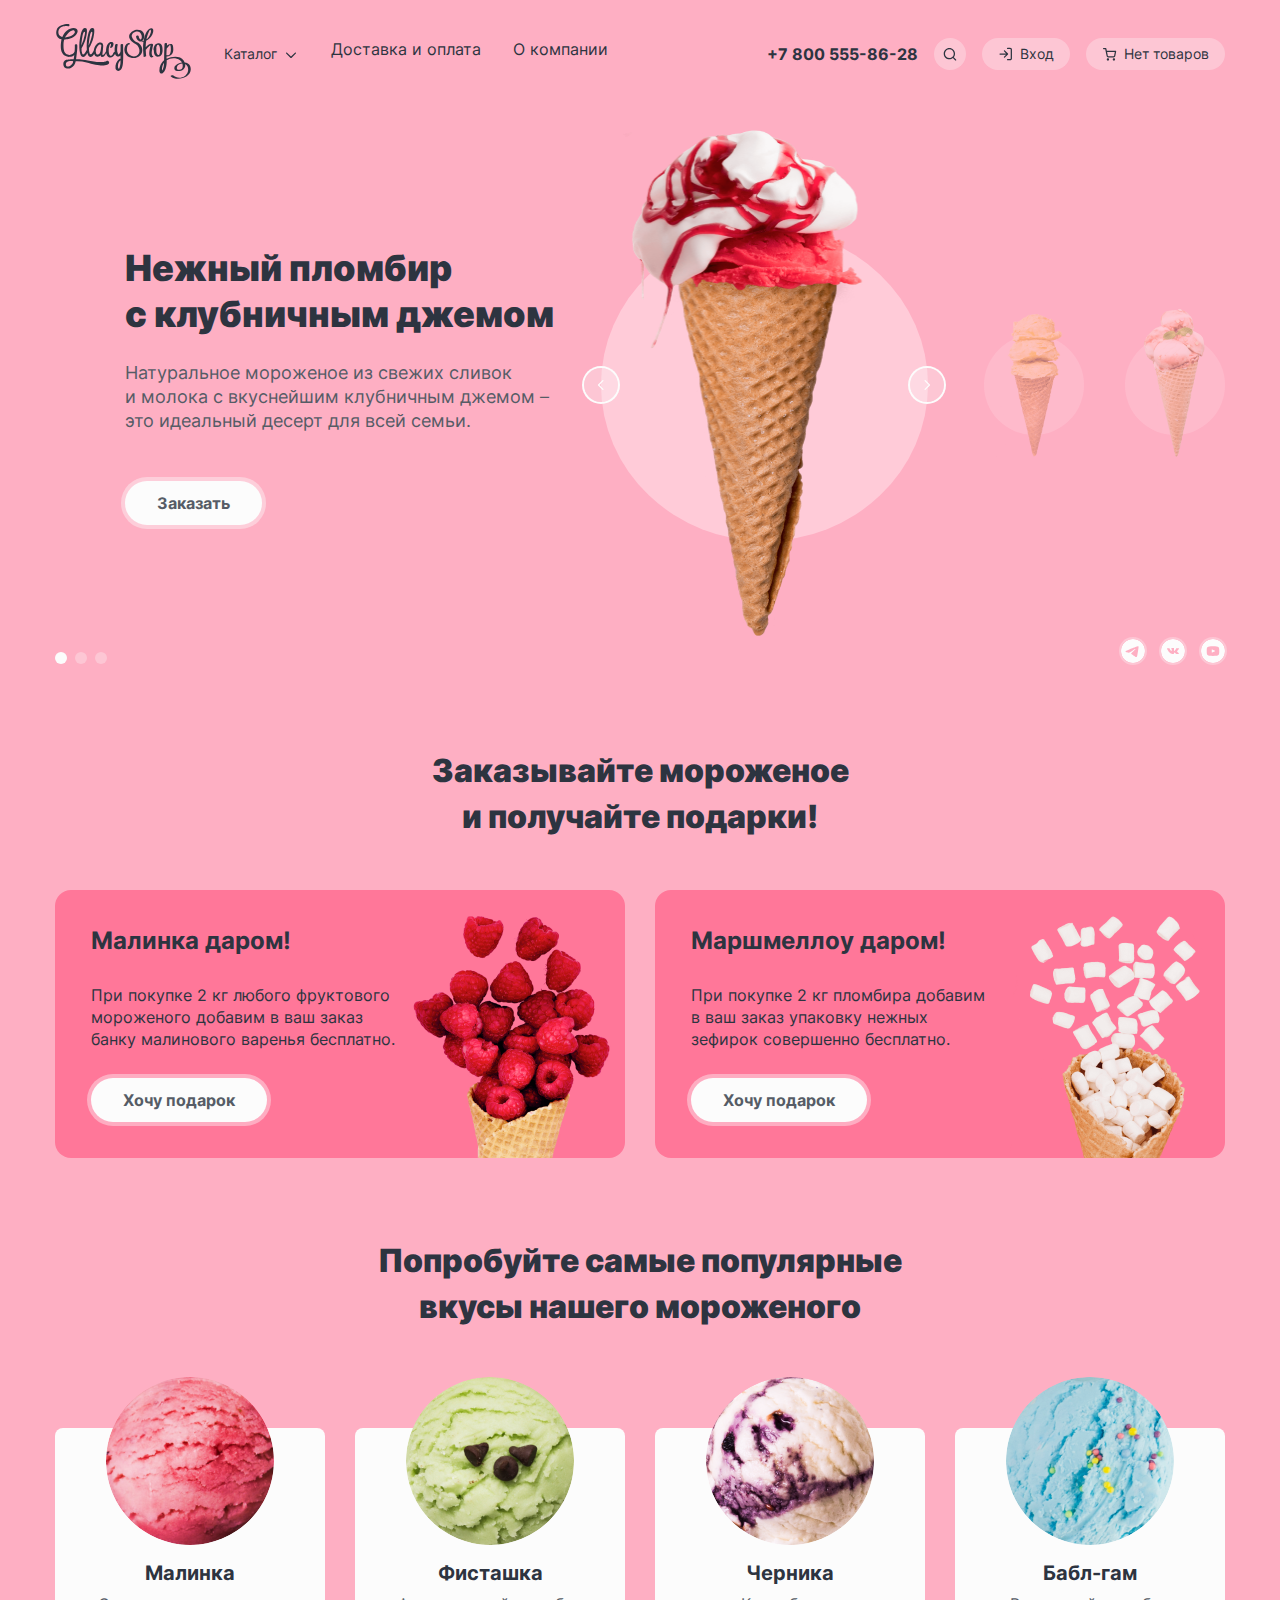
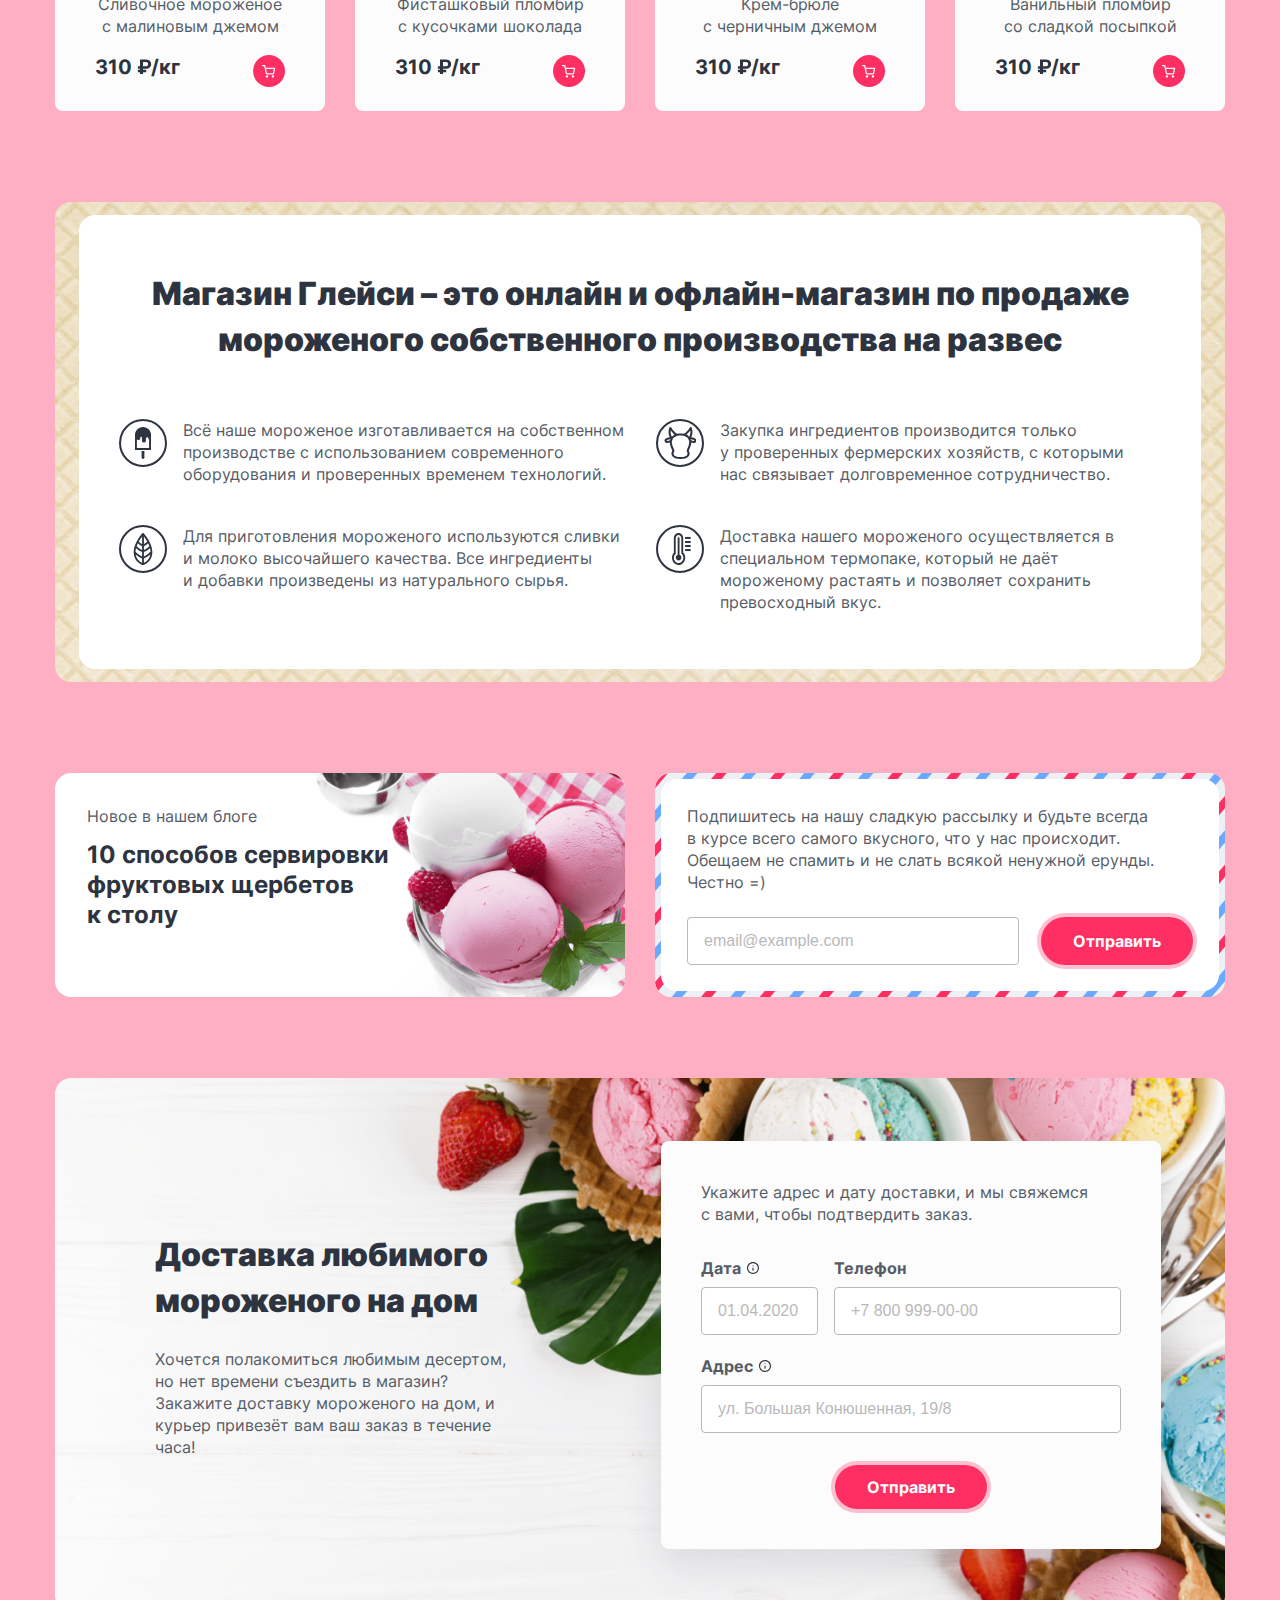
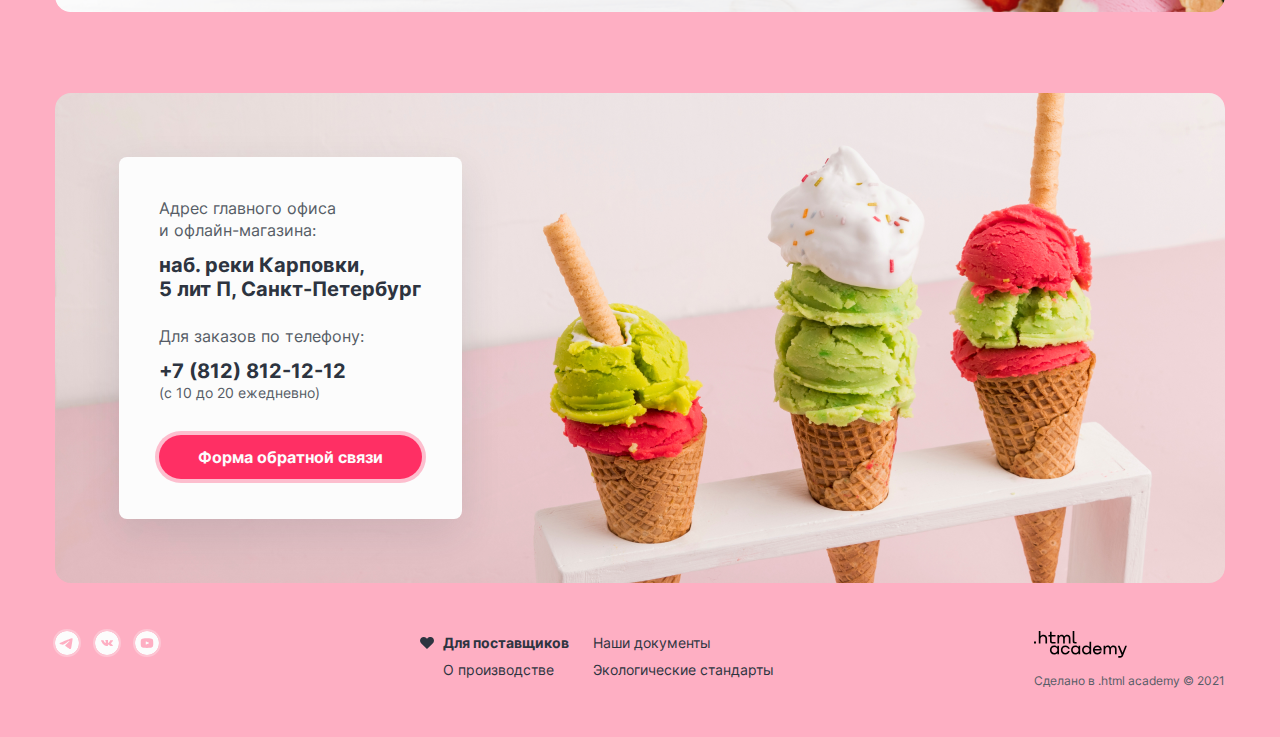
<file: index.html>
<!DOCTYPE html>
<html lang="ru">

<head>
  <meta charset="utf-8">
  <title>GllacyShop: Натуральное мороженое</title>
  <link href="css/style.css" rel="stylesheet">
</head>

<body class="">
  <svg style="display: none">
    <symbol id="vk" viewBox="0 0 24 24">
      <path fill-rule="evenodd" clip-rule="evenodd"
        d="M24 12C24 18.6274 18.6274 24 12 24C5.37258 24 0 18.6274 0 12C0 5.37258 5.37258 0 12 0C18.6274 0 24 5.37258 24 12ZM12.5884 14.9749H11.8711C11.8711 14.9749 10.2885 15.0584 8.89479 13.7867C7.37486 12.3995 6.03249 9.64702 6.03249 9.64702C6.03249 9.64702 5.95511 9.46654 6.03917 9.3793C6.13366 9.28121 6.39106 9.27493 6.39106 9.27493L8.10567 9.26508C8.10567 9.26508 8.26727 9.28878 8.38294 9.36317C8.47824 9.42457 8.53167 9.53936 8.53167 9.53936C8.53167 9.53936 8.80878 10.1536 9.17581 10.7093C9.89212 11.7942 10.2258 12.0315 10.469 11.9152C10.8233 11.7458 10.7171 10.3816 10.7171 10.3816C10.7171 10.3816 10.7236 9.88646 10.5387 9.66601C10.3955 9.4951 10.1254 9.44527 10.0062 9.43128C9.90971 9.42 10.0681 9.22367 10.2733 9.13558C10.5819 9.00308 11.1268 8.99551 11.7706 9.00136C12.2722 9.00579 12.4165 9.0332 12.6127 9.07475C13.0677 9.17105 13.0536 9.47963 13.0229 10.1454C13.0138 10.3444 13.0032 10.5752 13.0032 10.8418C13.0032 10.9018 13.0012 10.9657 12.9991 11.0315C12.9885 11.3725 12.9763 11.7629 13.2324 11.908C13.3637 11.9822 13.6849 11.9191 14.4884 10.7233C14.8693 10.1566 15.1549 9.49024 15.1549 9.49024C15.1549 9.49024 15.2173 9.37145 15.3142 9.32048C15.4134 9.26851 15.5472 9.2845 15.5472 9.2845L17.3515 9.27465C17.3515 9.27465 17.8937 9.21796 17.9815 9.43242C18.0735 9.65758 17.7788 10.1833 17.0417 11.0444C16.3463 11.8567 16.006 12.1587 16.0328 12.4236C16.0527 12.6198 16.2739 12.7957 16.7015 13.1436C17.5897 13.8661 17.8264 14.2455 17.8827 14.3357C17.8872 14.343 17.8906 14.3484 17.893 14.3519C18.2905 14.9296 17.4522 14.9749 17.4522 14.9749L15.8497 14.9944C15.8497 14.9944 15.5053 15.0543 15.0521 14.7814C14.8151 14.6388 14.5833 14.406 14.3626 14.1842C14.0251 13.8451 13.7131 13.5316 13.4469 13.6056C13.0002 13.7298 13.0143 14.5734 13.0143 14.5734C13.0143 14.5734 13.0175 14.7536 12.9157 14.8495C12.8051 14.954 12.5884 14.9749 12.5884 14.9749Z"
        fill="curentColor" />
    </symbol>
    <symbol id="telegram" viewBox="0 0 24 24">
      <path fill-rule="evenodd" clip-rule="evenodd"
        d="M24 12C24 18.627 18.627 24 12 24C5.373 24 0 18.627 0 12C0 5.373 5.373 0 12 0C18.627 0 24 5.373 24 12ZM12.43 8.859C11.263 9.344 8.93 10.349 5.432 11.873C4.864 12.099 4.566 12.32 4.539 12.536C4.493 12.902 4.951 13.046 5.573 13.241C5.658 13.268 5.746 13.295 5.836 13.325C6.449 13.524 7.273 13.757 7.701 13.766C8.09 13.774 8.524 13.614 9.003 13.286C12.271 11.079 13.958 9.964 14.064 9.94C14.139 9.923 14.243 9.901 14.313 9.964C14.383 10.026 14.376 10.144 14.369 10.176C14.323 10.369 12.529 12.038 11.599 12.902C11.309 13.171 11.104 13.362 11.062 13.406C10.968 13.503 10.872 13.596 10.78 13.685C10.21 14.233 9.784 14.645 10.804 15.317C11.294 15.64 11.686 15.907 12.077 16.173C12.504 16.464 12.93 16.754 13.482 17.116C13.622 17.208 13.756 17.303 13.887 17.396C14.384 17.751 14.831 18.069 15.383 18.019C15.703 17.989 16.035 17.688 16.203 16.789C16.6 14.663 17.382 10.059 17.563 8.161C17.574 8.00341 17.5673 7.84509 17.543 7.689C17.5284 7.56293 17.4671 7.44693 17.371 7.364C17.228 7.247 17.006 7.222 16.906 7.224C16.455 7.232 15.763 7.473 12.43 8.859V8.859Z"
        fill="curentColor" />
    </symbol>
    <symbol id="youtube" viewBox="0 0 24 24">
      <path
        d="M14.0037 11.7913L11.1963 10.4813C10.9513 10.3675 10.75 10.495 10.75 10.7662V13.2338C10.75 13.505 10.9513 13.6325 11.1963 13.5188L14.0025 12.2087C14.2488 12.0938 14.2487 11.9063 14.0037 11.7913ZM12 0C5.3725 0 0 5.3725 0 12C0 18.6275 5.3725 24 12 24C18.6275 24 24 18.6275 24 12C24 5.3725 18.6275 0 12 0ZM12 16.875C5.8575 16.875 5.75 16.3213 5.75 12C5.75 7.67875 5.8575 7.125 12 7.125C18.1425 7.125 18.25 7.67875 18.25 12C18.25 16.3213 18.1425 16.875 12 16.875Z"
        fill="curentColor" />
    </symbol>
    <symbol id="html-academy" viewBox="0 0 93 27">
      <g clip-path="url(#clip0_25771_1033)">
        <path d="M0 10.4163V12.4995H1.98768V10.4163H0Z" fill="curentColor" />
        <path
          d="M9.41854 3.66311C8.15678 3.66311 7.13702 4.236 6.4975 5.06932H6.42836V0H4.78638V12.4997H6.42836V8.21161C6.42836 6.4929 7.49999 5.26029 9.07286 5.26029C10.5593 5.26029 11.4235 6.37138 11.4235 7.86439V12.4997H13.0655V7.56926C13.0655 5.19084 11.5963 3.66311 9.41854 3.66311Z" />
        <path
          d="M21.5252 3.90628H17.6363V0.868164H15.9943V3.90628H14.4387V5.50347H15.9943V10.3471C15.9943 11.7359 16.7721 12.4998 18.1721 12.4998H21.5252V10.8853H18.5005C17.9474 10.8853 17.6363 10.5728 17.6363 10.0346V5.50347H21.5252V3.90628Z" />
        <path
          d="M33.2548 3.68042C31.9411 3.68042 30.9388 4.32276 30.3856 5.34705H30.3338C29.8325 4.34014 28.8992 3.68042 27.6202 3.68042C26.4795 3.68042 25.6152 4.28804 25.0967 5.13873H25.0275V3.90612H23.4547V12.4996H25.0967V8.09004C25.0967 6.47549 25.9435 5.29497 27.2227 5.26025C28.4325 5.22553 29.1412 6.09356 29.1412 7.3956V12.4996H30.7832V7.95115C30.7832 6.02412 31.9239 5.26025 32.9091 5.26025C34.1017 5.26025 34.8105 6.09356 34.8105 7.3956V12.4996H36.4523V7.222C36.4523 5.13873 35.277 3.68042 33.2548 3.68042Z" />
        <path
          d="M38.6776 10.2775C38.6776 11.6837 39.4727 12.4997 40.9418 12.4997H42.5665V10.9025H41.1837C40.6306 10.9025 40.3194 10.59 40.3194 10.0518V0H38.6776V10.2775Z" />
        <path
          d="M23.3752 15.9364H23.306C22.6653 15.0734 21.6266 14.4694 20.2413 14.4521C17.6959 14.4176 15.8778 16.2988 15.8778 18.9566C15.8778 21.6318 17.7305 23.513 20.2239 23.4785C21.6437 23.4611 22.6653 22.8226 23.306 21.9078H23.3752V23.2367H25.003V14.6937H23.3752V15.9364ZM20.4663 21.8907C18.6656 21.8907 17.5228 20.5789 17.5228 18.9566C17.5228 17.3343 18.6656 16.0227 20.4663 16.0227C22.2152 16.0227 23.3581 17.3343 23.3581 18.9566C23.3581 20.5618 22.2152 21.8907 20.4663 21.8907Z" />
        <path
          d="M35.752 17.8003C35.3537 15.8673 33.6395 14.4521 31.3886 14.4521C28.6701 14.4521 26.8521 16.4369 26.8521 18.9567C26.8521 21.4764 28.6701 23.4785 31.3886 23.4785C33.6395 23.4785 35.3537 22.0287 35.752 20.0785H34.0378C33.6915 21.1658 32.6699 21.9078 31.4059 21.9078C29.6397 21.9078 28.4968 20.5789 28.4968 18.9567C28.4968 17.3343 29.6397 16.0227 31.4059 16.0227C32.7218 16.0227 33.6915 16.7993 34.0378 17.8003H35.752Z" />
        <path
          d="M44.5459 15.9364H44.4766C43.836 15.0734 42.797 14.4694 41.4117 14.4521C38.8664 14.4176 37.0483 16.2988 37.0483 18.9566C37.0483 21.6318 38.9011 23.513 41.3944 23.4785C42.8143 23.4611 43.836 22.8226 44.4766 21.9078H44.5459V23.2367H46.1735V14.6937H44.5459V15.9364ZM41.6369 21.8907C39.836 21.8907 38.6933 20.5789 38.6933 18.9566C38.6933 17.3343 39.836 16.0227 41.6369 16.0227C43.3858 16.0227 44.5285 17.3343 44.5285 18.9566C44.5285 20.5618 43.3858 21.8907 41.6369 21.8907Z" />
        <path
          d="M55.5201 16.0227H55.4509C54.8102 15.1079 53.7365 14.4694 52.3686 14.4521C49.8754 14.4176 48.0226 16.2988 48.0226 18.9739C48.0226 21.6317 49.8407 23.513 52.386 23.4785C53.7365 23.4611 54.8102 22.8571 55.4336 21.9942H55.5201V23.2367H57.1477V10.8105H55.5201V16.0227ZM52.6112 21.9078C50.8103 21.9078 49.6675 20.5963 49.6675 18.9739C49.6675 17.3516 50.8103 16.0399 52.6112 16.0399C54.3601 16.0399 55.5028 17.3688 55.5028 18.9739C55.5028 20.5963 54.3601 21.9078 52.6112 21.9078Z" />
        <path
          d="M63.3449 14.4521C60.713 14.4521 58.9121 16.4714 58.9121 18.9739C58.9121 21.4074 60.6091 23.4785 63.3794 23.4785C65.388 23.4785 66.9984 22.3912 67.5699 20.5789H65.8555C65.4748 21.3902 64.557 21.9078 63.4488 21.9078C61.8905 21.9078 60.7822 20.8724 60.661 19.5435H67.743C67.968 16.6958 66.1846 14.4521 63.3449 14.4521ZM63.3102 16.0227C64.6781 16.0227 65.6998 16.8684 65.9595 18.0937H60.6957C60.938 16.8856 61.9597 16.0227 63.3102 16.0227Z" />
        <path
          d="M79.4126 14.4695C78.0968 14.4695 77.0925 15.108 76.5384 16.1263H76.4863C75.9843 15.1253 75.0492 14.4695 73.7679 14.4695C72.6252 14.4695 71.7593 15.0735 71.2399 15.9192H71.1707V14.6938H69.595V23.2368H71.2399V18.8532C71.2399 17.2481 72.0884 16.0745 73.3698 16.04C74.5817 16.0055 75.2918 16.8684 75.2918 18.1628V23.2368H76.9367V18.7151C76.9367 16.7994 78.0794 16.04 79.0664 16.04C80.2611 16.04 80.971 16.8684 80.971 18.1628V23.2368H82.616V17.9902C82.616 15.9192 81.4385 14.4695 79.4126 14.4695Z" />
        <path
          d="M88.5048 21.8732L85.5611 14.6936H83.743L87.6563 24.0479L87.6391 24.0824C87.362 24.7899 87.0503 25.0488 86.2884 25.0488H84.2626V26.6883H86.2884C87.7775 26.6883 88.574 26.0153 89.1281 24.5655L92.9029 14.6936H91.2232L88.5048 21.8732Z" />
      </g>
      <defs>
        <clipPath id="clip0_25771_1033">
          <rect width="93" height="26.7107" fill="white" />
        </clipPath>
      </defs>
    </symbol>
    <symbol id="technology" viewBox="0 0 32 32">
      <path
        d="M16 0C14.042 0.00226696 12.1526 0.721694 10.689 2.02231C9.22536 3.32294 8.28885 5.11465 8.05647 7.05882H8V22.9459H24V7.05882H23.9435C23.7111 5.11465 22.7746 3.32294 21.311 2.02231C19.8474 0.721694 17.958 0.00226696 16 0ZM22.1176 21.0635H9.88235V12.3859C10.0569 12.5964 10.2801 12.7612 10.5326 12.8662C10.7851 12.9711 11.0594 13.013 11.3318 12.9882C12.5459 12.9882 13.3365 12.3106 13.3365 11.4541V10.6353C13.3242 10.5223 13.3359 10.408 13.3708 10.2998C13.4057 10.1917 13.4629 10.0921 13.5388 10.0075C13.6147 9.92291 13.7076 9.85527 13.8114 9.80897C13.9152 9.76266 14.0275 9.73873 14.1412 9.73873C14.2548 9.73873 14.3672 9.76266 14.471 9.80897C14.5748 9.85527 14.6676 9.92291 14.7435 10.0075C14.8195 10.0921 14.8767 10.1917 14.9116 10.2998C14.9464 10.408 14.9581 10.5223 14.9459 10.6353V13.7318C14.949 13.9809 15.0049 14.2266 15.1101 14.4525C15.2152 14.6784 15.3671 14.8794 15.5557 15.0422C15.7443 15.205 15.9654 15.326 16.2042 15.397C16.443 15.468 16.6942 15.4875 16.9412 15.4541C17.1822 15.4885 17.4278 15.4721 17.6622 15.4062C17.8966 15.3402 18.1146 15.2261 18.3024 15.0711C18.4902 14.9161 18.6436 14.7236 18.7528 14.5059C18.8619 14.2883 18.9245 14.0503 18.9365 13.8071V11.7271C18.9213 11.5516 18.9428 11.375 18.9996 11.2083C19.0563 11.0417 19.1471 10.8886 19.2661 10.7589C19.3851 10.6291 19.5298 10.5255 19.691 10.4547C19.8521 10.3838 20.0263 10.3472 20.2024 10.3472C20.3784 10.3472 20.5526 10.3838 20.7137 10.4547C20.8749 10.5255 21.0196 10.6291 21.1386 10.7589C21.2576 10.8886 21.3484 11.0417 21.4052 11.2083C21.4619 11.375 21.4834 11.5516 21.4682 11.7271C21.4651 11.7552 21.4651 11.7836 21.4682 11.8118C21.492 11.994 21.5626 12.1669 21.6731 12.3137C21.7836 12.4605 21.9303 12.5762 22.0988 12.6494V21.12L22.1176 21.0635Z"
        fill="curentColor" />
      <path
        d="M14.5882 30.5882C14.5882 30.9627 14.737 31.3217 15.0017 31.5865C15.2665 31.8513 15.6256 32 16 32C16.3744 32 16.7335 31.8513 16.9983 31.5865C17.263 31.3217 17.4118 30.9627 17.4118 30.5882V23.8871H14.5882V30.5882Z"
        fill="curentColor" />
    </symbol>
    <symbol id="ingredient" viewBox="0 0 32 32">
      <g clip-path="url(#clip0_63_4752)">
        <path
          d="M27.249 10.2868C27.974 8.80266 28.3877 7.19428 28.4663 5.55457C28.5449 3.91487 28.2868 2.27635 27.7069 0.73373C27.6454 0.545774 27.5283 0.379397 27.3701 0.255243C27.2118 0.131088 27.0193 0.0546191 26.8165 0.0353232C26.6138 0.0160272 26.4096 0.0547534 26.2293 0.146697C26.0491 0.238641 25.9007 0.379756 25.8026 0.552534C24.4811 2.83761 21.6404 6.52192 19.5593 6.69304H19.4656C18.5088 6.51104 17.5374 6.40999 16.5624 6.39105C15.584 6.40976 14.6092 6.51081 13.6489 6.69304H13.576C11.4949 6.53198 8.61254 2.84768 7.28062 0.562601C7.18772 0.379765 7.03967 0.228499 6.85602 0.128794C6.67237 0.0290884 6.46177 -0.0143639 6.25205 0.00417911C6.04233 0.0227221 5.84337 0.102388 5.68144 0.232648C5.51952 0.362908 5.40226 0.537632 5.34517 0.73373C4.75518 2.27092 4.48722 3.90631 4.55689 5.54466C4.62656 7.183 5.03247 8.79157 5.75099 10.2767C3.94041 10.4981 1.64077 11.0619 0.808319 12.4812C0.606372 12.8176 0.5 13.1996 0.5 13.5885C0.5 13.9775 0.606372 14.3595 0.808319 14.6958C1.04668 15.1071 1.40147 15.444 1.83096 15.6669C2.26045 15.8898 2.7468 15.9895 3.23283 15.9541C4.095 15.9371 4.94736 15.7735 5.75099 15.471C5.74385 16.0141 5.78914 16.5567 5.88626 17.0916C6.35074 18.8799 6.9596 20.6301 7.70725 22.3262C7.90495 22.7993 8.12347 23.3328 8.23793 23.6549C7.89611 24.4629 7.62801 25.2982 7.4367 26.1514C7.38729 26.7542 7.46512 27.3605 7.66547 27.9333C7.86582 28.5061 8.1845 29.0335 8.60213 29.4834C10.1109 31.1544 12.7644 32 16.5312 32C20.2981 32 22.9619 31.1544 24.4603 29.4834C24.88 29.0348 25.2 28.5076 25.4005 27.9344C25.6009 27.3613 25.6776 26.7544 25.6257 26.1514C25.4379 25.2985 25.1733 24.4632 24.8349 23.6549C24.9494 23.3328 25.1679 22.8094 25.3552 22.3262C26.1107 20.633 26.7198 18.8822 27.1762 17.0916C27.2812 16.5576 27.33 16.0146 27.3218 15.471C28.0992 15.7646 28.9226 15.928 29.7568 15.9541C30.2441 15.989 30.7317 15.8892 31.1628 15.6664C31.5938 15.4437 31.9506 15.1071 32.1917 14.6958C32.3936 14.3595 32.5 13.9775 32.5 13.5885C32.5 13.1996 32.3936 12.8176 32.1917 12.4812C31.3696 11.1122 29.07 10.5082 27.249 10.2868ZM26.2605 3.60266C26.6358 5.70773 26.2693 7.87373 25.2199 9.75323C24.9591 9.44688 24.6812 9.15452 24.3875 8.87746C23.7994 8.35447 23.1284 7.92623 22.4 7.60909C23.9008 6.48278 25.2043 5.12998 26.2605 3.60266V3.60266ZM6.79155 3.60266C7.83719 5.14061 9.13803 6.50107 10.6416 7.62922C9.91452 7.93761 9.24889 8.3669 8.67497 8.89759C8.37702 9.17376 8.09561 9.46616 7.83211 9.77337C6.7796 7.8876 6.41311 5.71424 6.79155 3.60266V3.60266ZM2.69174 13.7295C2.59809 13.5684 2.6293 13.5181 2.69174 13.4778C2.93107 13.0852 4.13812 12.4712 6.44817 12.2396C6.3337 12.5316 6.22965 12.8235 6.136 13.1255C4.78327 13.7999 2.97269 14.2227 2.69174 13.7295ZM25.1263 16.7494C24.6904 18.4019 24.127 20.0204 23.4405 21.5913C23.1688 22.2068 22.9291 22.835 22.7226 23.4738L22.6601 23.7858L22.7746 24.0677C23.1037 24.8353 23.3716 25.6261 23.5758 26.4333C23.5868 26.7508 23.5327 27.0673 23.4166 27.3644C23.3006 27.6616 23.1248 27.9336 22.8995 28.1647C22.1503 29.0002 20.4437 29.9867 16.5416 29.9867C12.6395 29.9867 10.933 28.9801 10.1838 28.1647C9.73452 27.6944 9.49197 27.0735 9.50742 26.4333C9.71588 25.6261 9.9872 24.8353 10.3191 24.0677L10.4335 23.7858L10.3607 23.4738C10.1653 22.8294 9.92901 22.1974 9.6531 21.5813C8.9547 20.0024 8.38414 18.3735 7.94658 16.7091C7.74813 15.5489 7.84533 14.3593 8.22975 13.2436C8.61417 12.128 9.2742 11.1199 10.1526 10.3069C11.7238 8.77679 15.2825 8.43453 16.5208 8.42447C17.7591 8.4144 21.245 8.76673 22.9099 10.327C23.7936 11.1323 24.4582 12.1361 24.8449 13.2494C25.2315 14.3626 25.3281 15.551 25.1263 16.7091V16.7494ZM30.3291 13.7295C30.0585 14.2127 28.2479 13.7999 26.9576 13.1355C26.8744 12.8336 26.7703 12.5416 26.6559 12.2396C28.9451 12.4712 30.1418 13.0852 30.3707 13.4778C30.4227 13.5181 30.4435 13.5684 30.3499 13.7295H30.3291Z"
          fill="curentColor" />
      </g>
      <defs>
        <clipPath id="clip0_63_4752">
          <rect width="32" height="32" fill="white" transform="translate(0.5)" />
        </clipPath>
      </defs>
    </symbol>
    <symbol id="quality" viewBox="0 0 32 32">
      <path
        d="M25.3243 18.4851C24.9176 9.40971 17.0094 0.620945 16.6569 0.238825C16.6569 0.238825 16.6569 0.238825 16.6118 0.238825L16.5033 0.114636L16.3858 0.038212H15.8797L15.708 0H15.6628L15.5001 0.114636L15.4007 0.200613C15.4007 0.200613 15.4007 0.200613 15.3555 0.200613C15.003 0.620945 7.09482 9.41926 6.67004 18.4851C6.66555 18.5518 6.66555 18.6189 6.67004 18.6857C6.67004 19.0296 6.67004 19.3735 6.67004 19.7269C7.01348 29.5665 15.708 31.9739 15.7803 31.993H16.0062C16.0813 32.0023 16.1571 32.0023 16.2322 31.993C16.3135 31.993 24.9989 29.5188 25.3333 19.7269C25.3333 19.3735 25.3333 19.0296 25.3333 18.6857C25.3333 18.6188 25.3243 18.5519 25.3243 18.4851ZM9.05605 15.132C10.8613 16.772 12.9024 18.0974 15.1024 19.0582V23.4049C12.8881 22.2489 9.48083 20.195 8.47763 18.3895C8.55902 17.2871 8.74369 16.1959 9.02894 15.132H9.05605ZM10.8636 10.2599C12.0457 11.5651 13.4961 12.5653 15.1024 13.1831V16.947C13.083 16.0461 11.2431 14.7496 9.67967 13.1258C10.0235 12.1479 10.4188 11.1912 10.8636 10.2599ZM22.3508 13.1258C20.7881 14.7505 18.948 16.0471 16.9281 16.947V13.1831C18.5215 12.5601 19.959 11.5602 21.1307 10.2599C21.5866 11.1779 21.994 12.1219 22.3508 13.0876V13.1258ZM16.9281 11.1579V3.5155C18.136 5.08129 19.2383 6.73485 20.2269 8.46396C19.3552 9.6354 18.2129 10.55 16.91 11.1197L16.9281 11.1579ZM16.9281 23.424V19.0582C19.1365 18.106 21.1868 16.787 23.0016 15.1511C23.2784 16.219 23.454 17.3135 23.5258 18.4182C22.5316 20.195 19.1243 22.2394 16.91 23.3857L16.9281 23.424ZM15.1205 11.1579C13.8116 10.5809 12.6681 9.65222 11.8036 8.46396C12.7904 6.71844 13.8928 5.04887 15.1024 3.46774L15.1205 11.1579ZM8.66742 21.4083C10.6441 23.05 12.8055 24.4265 15.1024 25.5065V29.7098C13.4593 29.0042 12.0095 27.8747 10.8855 26.4246C9.7614 24.9745 8.99886 23.2499 8.66742 21.4083ZM16.91 29.7194V25.497C19.2088 24.4248 21.3707 23.0511 23.345 21.4083C23.0276 23.2569 22.2704 24.9898 21.1447 26.4437C20.0189 27.8977 18.5616 29.025 16.91 29.7194Z"
        fill="curentColor" />
    </symbol>
    <symbol id="delivery" viewBox="0 0 32 32">
      <path
        d="M19.1889 5.06946C19.1889 3.72496 18.6972 2.43552 17.8221 1.48481C16.9469 0.534102 15.7599 0 14.5222 0C13.2846 0 12.0976 0.534102 11.2224 1.48481C10.3473 2.43552 9.85559 3.72496 9.85559 5.06946V19.8243C8.65922 21.1507 7.99251 22.936 8.00006 24.793C7.99686 25.9823 8.26542 27.1538 8.78166 28.2026C9.29791 29.2514 10.0457 30.1445 10.958 30.802C11.8702 31.4595 12.9185 31.8607 14.0086 31.9697C15.0988 32.0788 16.1969 31.8921 17.2043 31.4266C18.2117 30.9611 19.097 30.2312 19.7809 29.3025C20.4647 28.3737 20.9256 27.2751 21.1223 26.1052C21.319 24.9352 21.2453 23.7306 20.9079 22.5992C20.5704 21.4678 19.9798 20.4451 19.1889 19.6228V5.06946ZM19.3559 24.793C19.3653 25.6725 19.1676 26.5399 18.7815 27.3131C18.3955 28.0862 17.834 28.7393 17.1503 29.2104C16.4665 29.6814 15.6833 29.9549 14.875 30.0047C14.0667 30.0544 13.26 29.879 12.5317 29.4949C11.8033 29.1108 11.1774 28.5308 10.7134 27.8101C10.2494 27.0893 9.96267 26.2517 9.88046 25.3767C9.79825 24.5017 9.92328 23.6185 10.2437 22.8107C10.5641 22.003 11.0692 21.2976 11.7111 20.7616V5.06946C11.7111 4.25955 12.0073 3.48281 12.5345 2.91012C13.0617 2.33743 13.7767 2.01569 14.5222 2.01569C15.2678 2.01569 15.9828 2.33743 16.51 2.91012C17.0372 3.48281 17.3334 4.25955 17.3334 5.06946V20.5701C17.9595 21.0441 18.4706 21.6758 18.8228 22.4113C19.1751 23.1467 19.358 23.964 19.3559 24.793Z"
        fill="curentColor" />
      <path
        d="M15.5335 21.6384V5.14001C15.5335 4.87271 15.4358 4.61637 15.2618 4.42736C15.0878 4.23835 14.8518 4.13217 14.6057 4.13217C14.3597 4.13217 14.1237 4.23835 13.9497 4.42736C13.7757 4.61637 13.678 4.87271 13.678 5.14001V21.6384C13.059 21.8762 12.5372 22.344 12.205 22.9592C11.8728 23.5744 11.7515 24.2974 11.8625 25.0003C11.9736 25.7033 12.3098 26.341 12.8118 26.8007C13.3137 27.2605 13.9492 27.5126 14.6057 27.5126C15.2623 27.5126 15.8977 27.2605 16.3997 26.8007C16.9017 26.341 17.2379 25.7033 17.3489 25.0003C17.46 24.2974 17.3387 23.5744 17.0065 22.9592C16.6742 22.344 16.1525 21.8762 15.5335 21.6384Z"
        fill="curentColor" />
      <path d="M26.6667 3.94068H21.1001V5.95637H26.6667V3.94068Z" fill="curentColor" />
      <path d="M26.6667 7.97206H21.1001V9.98775H26.6667V7.97206Z" fill="curentColor" />
      <path d="M26.6667 12.0034H21.1001V14.0191H26.6667V12.0034Z" fill="curentColor" />
      <path d="M26.6667 16.0348H21.1001V18.0505H26.6667V16.0348Z" fill="curentColor" />
    </symbol>
  </svg>
  <div class="main main__background--body">
    <div class="container">
      <header class="main__header">
        <nav class="navigation">
          <div class="navigation__wrap">
            <a class="navigation__logo"><img src="images/logo.svg" width="137" height="55" alt=""></a>
            <ul class="navigation__list">
              <li class="navigation__item navigation__dropdown navigation__dropdown--menu">
                <a class="navigation__link dropdown__link navigation__link--catalog" href="catalog.html">Каталог</a>
                <div class="dropdown__wrapper">
                  <ul class="dropdown__content">
                    <li class="dropdown__item">
                      <a class="dropdown__link" href="#">Новинки</a>
                    </li>
                    <li class="dropdown__item">
                      <a class="dropdown__link" href="#">Сливочное</a>
                    </li>
                    <li class="dropdown__item">
                      <a class="dropdown__link" href="#">Щербеты</a>
                    </li>
                    <li class="dropdown__item">
                      <a class="dropdown__link" href="#">Фруктовый лед</a>
                    </li>
                    <li class="dropdown__item">
                      <a class="dropdown__link" href="#">Мелорин</a>
                    </li>
                  </ul>
                </div>
              </li>
              <li class="navigation__item">
                <a class="navigation__link" href="#">Доставка и оплата</a>
              </li>
              <li class="navigation__item">
                <a class="navigation__link" href="#">О компании</a>
              </li>
            </ul>
          </div>
          <ul class="navigation-user">
            <li class="navigation-user__item">
              <a class="navigation-user__link" href="#">+7 800 555-86-28</a>
            </li>
            <li class="navigation-user__item">
              <a class="navigation-user__link navigation-user__button navigation-user__button--search" href="#">
                <span class="visually-hidden">Поиск</span>
              </a>
            </li>
            <li class="navigation-user__item navigation-user--login">
              <a class="navigation-user__link navigation-user__button navigation-user__button--login" href="#">Вход</a>
            </li>
            <li class="navigation-user__item navigation__dropdown navigation__dropdown--minicart">
              <a class="navigation-user__link navigation-user__button navigation-user__button--cart" href="#">Нет
                товаров</a>
              <div class="dropdown__wrapper">
                <div class="dropdown__content dropdown__content--empty">
                  <h3 class="dropdown__title">Ваша корзина пока пуста</h3>
                </div>
              </div>
            </li>
          </ul>
        </nav>
      </header>
      <main class="main__index">
        <section class="slider">
          <ul class="slider__list">
            <li class="slider__item">
              <div class="slider__description">
                <h2>Нежный пломбир с клубничным джемом</h2>
                <p>Натуральное мороженое из свежих сливок и молока с вкуснейшим клубничным джемом – это идеальный десерт
                  для всей семьи.</p>
                <a class="button button--light" href="#">Заказать</a>
              </div>
              <div class="slider__gallery">
                <a class="gallery__link">
                  <img class=" gallery__image--active" src="images/slider-photo_1.png" width="327" height="507" alt="">
                </a>
                <div class="slider__controls">
                  <button class="slider__arrow slider__arrow--prev" type="button" title="Предыдущий товар"
                    aria-label="Предыдущий товар">
                    <span class="visually-hidden">Предыдущий товар</span>
                  </button>
                  <button class="slider__arrow slider__arrow--next" type="button" title="Следующий товар"
                    aria-label="Следующий товар">
                    <span class="visually-hidden">Следующий товар</span>
                  </button>
                </div>
                <ul class="gallery__next">
                  <li class="next__item">
                    <a class="next__link" href="#">
                      <img class="next__image" src="images/slider-photo_2.png" width="100" height="150" alt="">
                    </a>
                  </li>
                  <li class="next__item">
                    <a class="next__link" href="#">
                      <img class="next__image" src="images/slider-photo_3.png" width="100" height="150" alt="">
                    </a>
                  </li>
                </ul>
              </div>
            </li>
          </ul>
          <ul class="slider__pagination">
            <li class="pagination__item">
              <button class="pagination__button pagination__button--current" type="button"
                aria-label="Первый товар"></button>
            </li>
            <li class="pagination__item">
              <button class="pagination__button" type="button" aria-label="Второй товар"></button>
            </li>
            <li class="pagination__item">
              <button class="pagination__button" type="button" aria-label="Третий товар"></button>
            </li>
          </ul>
          <ul class="social social--slider">
            <li class="social__item">
              <a class="social__link" href="#" title="Telegram">
                <span class="visually-hidden">Telegram</span>
                <svg class="social__link--icons">
                  <use xlink:href="#telegram"></use>
                </svg>
              </a>
            </li>
            <li class="social__item">
              <a class="social__link" href="#" title="VK">
                <span class="visually-hidden">VK</span>
                <svg class="social__link--icons">
                  <use xlink:href="#vk"></use>
                </svg>
              </a>
            </li>
            <li class="social__item">
              <a class="social__link" href="#" title="youtube">
                <span class="visually-hidden">youtube</span>
                <svg class="social__link--icons">
                  <use xlink:href="#youtube"></use>
                </svg>
              </a>
            </li>
          </ul>
        </section>
        <section class="banner">
          <h2>Заказывайте мороженое и получайте подарки!</h2>
          <ul class="banner__list">
            <li class="banner__item">
              <div class="banner__description">
                <h3>Малинка даром!</h3>
                <p>При покупке 2 кг любого фруктового мороженого добавим в ваш заказ банку малинового варенья бесплатно.
                </p>
                <a class="button button--light" href="#">Хочу подарок</a>
              </div>
              <img class="banner__image" src="images/banner-image_1.png" width="219" height="268" alt="">
            </li>
            <li class="banner__item">
              <div class="banner__description">
                <h3>Маршмеллоу даром!</h3>
                <p>При покупке 2 кг пломбира добавим в ваш заказ упаковку нежных зефирок совершенно бесплатно.</p>
                <a class="button button--light" href="#">Хочу подарок</a>
              </div>
              <img class="banner__image" src="images/banner-image_2.png" width="219" height="268" alt="">
            </li>
          </ul>
        </section>
        <section class="product">
          <h2>Попробуйте самые популярные вкусы нашего мороженого</h2>
          <ul class="product__list">
            <li class="product__item">
              <a class="product__image" href="#">
                <img class="image__rounded" src="images/product-image_1.png" width="168" height="168" alt="">
              </a>
              <a class="product__title" href="#">Малинка</a>
              <p class="product__description">Сливочное мороженое с малиновым джемом</p>
              <h4 class="product__price"><span class="price__icon price__icon--ruble">310</span>/кг</h4>
              <a class="price__link price__link--cart"><span class="visually-hidden">Добавить в корзину</span></a>
            </li>
            <li class="product__item">
              <a class="product__image" href="#">
                <img class="image__rounded" src="images/product-image_2.png" width="168" height="168" alt="">
              </a>
              <a class="product__title" href="#">Фисташка</a>
              <p class="product__description">Фисташковый пломбир с кусочками шоколада</p>
              <h4 class="product__price"><span class="price__icon price__icon--ruble">310</span>/кг</h4>
              <a class="price__link price__link--cart"><span class="visually-hidden">Добавить в корзину</span></a>
            </li>
            <li class="product__item">
              <a class="product__image" href="#">
                <img class="image__rounded" src="images/product-image_3.png" width="168" height="168" alt="">
              </a>
              <a class="product__title" href="#">Черника</a>
              <p class="product__description">Крем-брюле с черничным джемом</p>
              <h4 class="product__price"><span class="price__icon price__icon--ruble">310</span>/кг</h4>
              <a class="price__link price__link--cart"><span class="visually-hidden">Добавить в корзину</span></a>
            </li>
            <li class="product__item">
              <a class="product__image" href="#">
                <img class="image__rounded" src="images/product-image_4.png" width="168" height="168" alt="">
              </a>
              <a class="product__title" href="#">Бабл-гам</a>
              <p class="product__description">Ванильный пломбир со сладкой посыпкой</p>
              <h4 class="product__price"><span class="price__icon price__icon--ruble">310</span>/кг</h4>
              <a class="price__link price__link--cart"><span class="visually-hidden">Добавить в корзину</span></a>
            </li>
          </ul>
        </section>
        <div class="main__background--advantages">
          <section class="advantages">
            <h2>Магазин Глейси – это онлайн и офлайн-магазин по продаже мороженого собственного производства на развес
            </h2>
            <ul class="advantages__list">
              <li class="advantages__item">
                <div class="advantages__image">
                  <svg class="advantages__image--icon">
                    <use xlink:href="#technology"></use>
                  </svg>
                </div>
                <p>Всё наше мороженое изготавливается на собственном производстве с использованием современного
                  оборудования и проверенных временем технологий.</p>
              </li>
              <li class="advantages__item">
                <div class="advantages__image">
                  <svg class="advantages__image--icon">
                    <use xlink:href="#ingredient"></use>
                  </svg>
                </div>
                <p>Закупка ингредиентов производится только у проверенных фермерских хозяйств, с которыми нас связывает
                  долговременное сотрудничество.</p>
              </li>
              <li class="advantages__item">
                <div class="advantages__image">
                  <svg class="advantages__image--icon">
                    <use xlink:href="#quality"></use>
                  </svg>
                </div>
                <p>Для приготовления мороженого используются сливки и молоко высочайшего качества. Все ингредиенты
                  и добавки произведены из натурального сырья.</p>
              </li>
              <li class="advantages__item">
                <div class="advantages__image">
                  <svg class="advantages__image--icon">
                    <use xlink:href="#delivery"></use>
                  </svg>
                </div>
                <p>Доставка нашего мороженого осуществляется в специальном термопаке, который не даёт мороженому
                  растаять и позволяет сохранить превосходный вкус.</p>
              </li>
            </ul>
          </section>
        </div>
        <section class="news">
          <ul class="news__list">
            <li class="news__blog main__background--news"
              style="background-image: url(images/main-background-news.png);">
              <p>Новое в нашем блоге</p>
              <h3>10 способов сервировки фруктовых щербетов к столу</h3>
            </li>
            <li class="news__subscribe main__background--subscribe">
              <div class="subscribe__wrap">
                <p>Подпишитесь на нашу сладкую рассылку и будьте всегда в курсе всего самого вкусного, что у нас
                  происходит. Обещаем не спамить и не слать всякой ненужной ерунды. Честно =)</p>
                <form class="subscribe__form" method="post">
                  <label class="visually-hidden" for="subscribe__email">Укажите вашу почту</label>
                  <input class="subscribe__field" placeholder="email@example.com" type="email" name="subscribe__email"
                    id="subscribe__email" required>
                  <button class="button button--bright" type="submit">Отправить</button>
                </form>
              </div>
            </li>
          </ul>
        </section>
        <section class="delivery  main__background--delivery">
          <div class="delivery__wrap">
            <h2>Доставка любимого мороженого на дом</h2>
            <p>Хочется полакомиться любимым десертом, но нет времени съездить в магазин? Закажите доставку мороженого на
              дом, и курьер привезёт вам ваш заказ в течение часа!</p>
          </div>
          <form class="delivery__form" method="post">
            <div class="form__wrap">
              <p>Укажите адрес и дату доставки, и мы свяжемся с вами, чтобы подтвердить заказ.</p>
              <ul class="form__list">
                <li class="form__list__item">
                  <label class="form__label form__label--info" for="date">Дата</label>
                  <input class="form__input" type="text" id="date" name="date" placeholder="Добавьте дату"
                    value="01.04.2020" required>
                </li>
                <li class="form__list__item">
                  <label class="form__label" for="phone">Телефон</label>
                  <input class="form__input" type="text" id="phone" name="phone" placeholder="+7 800 999-00-00"
                    required>
                </li>
                <li class="form__list__item form__list__item--address">
                  <label class="form__label form__label--info" for="address">Адрес</label>
                  <input class="form__input" type="text" id="address" name="address"
                    placeholder="ул. Большая Конюшенная, 19/8" required>
                </li>
              </ul>
              <button class="form__button button button--bright" type="submit">Отправить</button>
            </div>
          </form>
        </section>
        <section class="feedback main__background--feedback">
          <div class="feedback__wrap">
            <ul>
              <li>
                <p>Адрес главного офиса<br>и офлайн-магазина:</p>
                <h4>наб. реки Карповки,<br>5 лит П, Санкт-Петербург</h4>
              </li>
              <li>
                <p>Для заказов по телефону:</p>
                <h4>+7 (812) 812-12-12</h4>
                <span>(с 10 до 20 ежедневно)</span>
              </li>
            </ul>
            <button class="button button--bright" type="button">Форма обратной связи</button>
          </div>
        </section>
      </main>
      <footer class="footer">
        <ul class="social social--footer">
          <li class="social__item">
            <a class="social__link" href="#" title="Telegram">
              <span class="visually-hidden">Telegram</span>
              <svg class="social__link--icons">
                <use xlink:href="#telegram"></use>
              </svg>
            </a>
          </li>
          <li class="social__item">
            <a class="social__link" href="#" title="VK">
              <span class="visually-hidden">VK</span>
              <svg class="social__link--icons">
                <use xlink:href="#vk"></use>
              </svg>
            </a>
          </li>
          <li class="social__item">
            <a class="social__link" href="#" title="youtube">
              <span class="visually-hidden">youtube</span>
              <svg class="social__link--icons">
                <use xlink:href="#youtube"></use>
              </svg>
            </a>
          </li>
        </ul>
        <ul class="footer__navigation">
          <li class="footer__item">
            <ul class="footer__item__list">
              <li>
                <a class="footer__link footer__link--vendor" href="#">Для поставщиков</a>
              </li>
              <li>
                <a class="footer__link" href="#">О производстве</a>
              </li>
            </ul>
          </li>
          <li class="footer__item">
            <ul class="footer__item__list">
              <li>
                <a class="footer__link" href="#">Наши документы</a>
              </li>
              <li>
                <a class="footer__link" href="#">Экологические стандарты</a>
              </li>
            </ul>
          </li>
        </ul>
        <div class="copyright">
          <a class="htmlacademy-link" href="https://htmlacademy.ru/">
            <svg class="copyright__logo">
              <use xlink:href="#html-academy"></use>
            </svg>
          </a>
          <p class="caption-small-regular">Сделано в .html academy © 2021</p>
        </div>
      </footer>
    </div>
  </div>
</body>

</html>
</file>
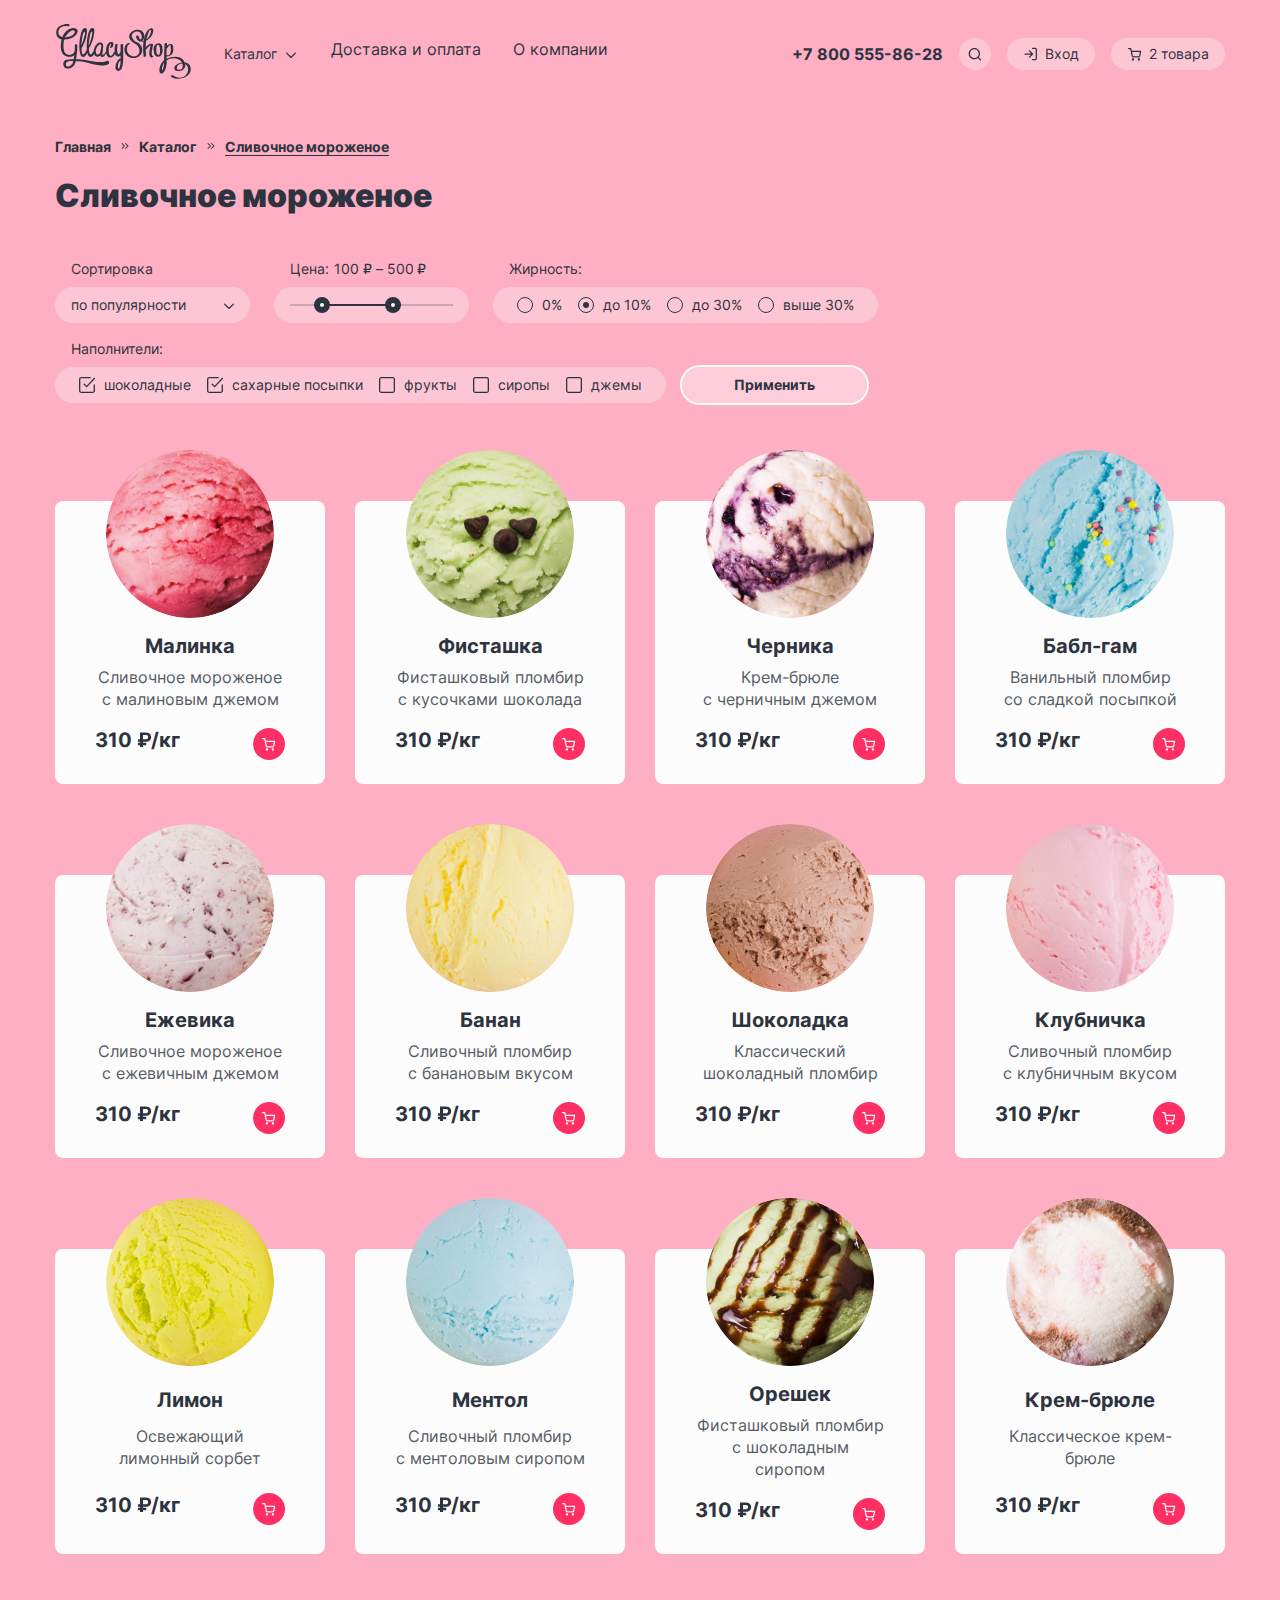
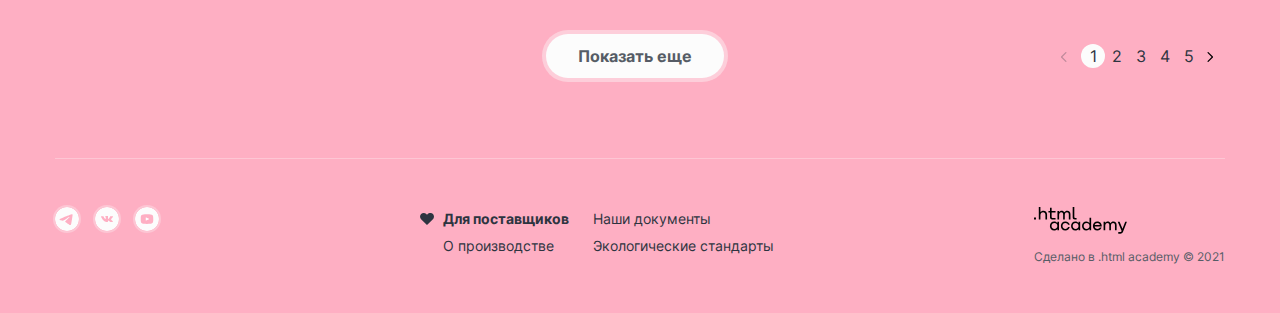
<file: catalog.html>
<!DOCTYPE html>
<html lang="ru">

<head>
  <meta charset="utf-8">
  <title>Каталог</title>
  <link href="css/style.css" rel="stylesheet">
</head>

<body>
  <svg style="display: none">
    <symbol id="vk" viewBox="0 0 24 24">
      <path fill-rule="evenodd" clip-rule="evenodd"
        d="M24 12C24 18.6274 18.6274 24 12 24C5.37258 24 0 18.6274 0 12C0 5.37258 5.37258 0 12 0C18.6274 0 24 5.37258 24 12ZM12.5884 14.9749H11.8711C11.8711 14.9749 10.2885 15.0584 8.89479 13.7867C7.37486 12.3995 6.03249 9.64702 6.03249 9.64702C6.03249 9.64702 5.95511 9.46654 6.03917 9.3793C6.13366 9.28121 6.39106 9.27493 6.39106 9.27493L8.10567 9.26508C8.10567 9.26508 8.26727 9.28878 8.38294 9.36317C8.47824 9.42457 8.53167 9.53936 8.53167 9.53936C8.53167 9.53936 8.80878 10.1536 9.17581 10.7093C9.89212 11.7942 10.2258 12.0315 10.469 11.9152C10.8233 11.7458 10.7171 10.3816 10.7171 10.3816C10.7171 10.3816 10.7236 9.88646 10.5387 9.66601C10.3955 9.4951 10.1254 9.44527 10.0062 9.43128C9.90971 9.42 10.0681 9.22367 10.2733 9.13558C10.5819 9.00308 11.1268 8.99551 11.7706 9.00136C12.2722 9.00579 12.4165 9.0332 12.6127 9.07475C13.0677 9.17105 13.0536 9.47963 13.0229 10.1454C13.0138 10.3444 13.0032 10.5752 13.0032 10.8418C13.0032 10.9018 13.0012 10.9657 12.9991 11.0315C12.9885 11.3725 12.9763 11.7629 13.2324 11.908C13.3637 11.9822 13.6849 11.9191 14.4884 10.7233C14.8693 10.1566 15.1549 9.49024 15.1549 9.49024C15.1549 9.49024 15.2173 9.37145 15.3142 9.32048C15.4134 9.26851 15.5472 9.2845 15.5472 9.2845L17.3515 9.27465C17.3515 9.27465 17.8937 9.21796 17.9815 9.43242C18.0735 9.65758 17.7788 10.1833 17.0417 11.0444C16.3463 11.8567 16.006 12.1587 16.0328 12.4236C16.0527 12.6198 16.2739 12.7957 16.7015 13.1436C17.5897 13.8661 17.8264 14.2455 17.8827 14.3357C17.8872 14.343 17.8906 14.3484 17.893 14.3519C18.2905 14.9296 17.4522 14.9749 17.4522 14.9749L15.8497 14.9944C15.8497 14.9944 15.5053 15.0543 15.0521 14.7814C14.8151 14.6388 14.5833 14.406 14.3626 14.1842C14.0251 13.8451 13.7131 13.5316 13.4469 13.6056C13.0002 13.7298 13.0143 14.5734 13.0143 14.5734C13.0143 14.5734 13.0175 14.7536 12.9157 14.8495C12.8051 14.954 12.5884 14.9749 12.5884 14.9749Z"
        fill="curentColor" />
    </symbol>
    <symbol id="telegram" viewBox="0 0 24 24">
      <path fill-rule="evenodd" clip-rule="evenodd"
        d="M24 12C24 18.627 18.627 24 12 24C5.373 24 0 18.627 0 12C0 5.373 5.373 0 12 0C18.627 0 24 5.373 24 12ZM12.43 8.859C11.263 9.344 8.93 10.349 5.432 11.873C4.864 12.099 4.566 12.32 4.539 12.536C4.493 12.902 4.951 13.046 5.573 13.241C5.658 13.268 5.746 13.295 5.836 13.325C6.449 13.524 7.273 13.757 7.701 13.766C8.09 13.774 8.524 13.614 9.003 13.286C12.271 11.079 13.958 9.964 14.064 9.94C14.139 9.923 14.243 9.901 14.313 9.964C14.383 10.026 14.376 10.144 14.369 10.176C14.323 10.369 12.529 12.038 11.599 12.902C11.309 13.171 11.104 13.362 11.062 13.406C10.968 13.503 10.872 13.596 10.78 13.685C10.21 14.233 9.784 14.645 10.804 15.317C11.294 15.64 11.686 15.907 12.077 16.173C12.504 16.464 12.93 16.754 13.482 17.116C13.622 17.208 13.756 17.303 13.887 17.396C14.384 17.751 14.831 18.069 15.383 18.019C15.703 17.989 16.035 17.688 16.203 16.789C16.6 14.663 17.382 10.059 17.563 8.161C17.574 8.00341 17.5673 7.84509 17.543 7.689C17.5284 7.56293 17.4671 7.44693 17.371 7.364C17.228 7.247 17.006 7.222 16.906 7.224C16.455 7.232 15.763 7.473 12.43 8.859V8.859Z"
        fill="curentColor" />
    </symbol>
    <symbol id="youtube" viewBox="0 0 24 24">
      <path
        d="M14.0037 11.7913L11.1963 10.4813C10.9513 10.3675 10.75 10.495 10.75 10.7662V13.2338C10.75 13.505 10.9513 13.6325 11.1963 13.5188L14.0025 12.2087C14.2488 12.0938 14.2487 11.9063 14.0037 11.7913ZM12 0C5.3725 0 0 5.3725 0 12C0 18.6275 5.3725 24 12 24C18.6275 24 24 18.6275 24 12C24 5.3725 18.6275 0 12 0ZM12 16.875C5.8575 16.875 5.75 16.3213 5.75 12C5.75 7.67875 5.8575 7.125 12 7.125C18.1425 7.125 18.25 7.67875 18.25 12C18.25 16.3213 18.1425 16.875 12 16.875Z"
        fill="curentColor" />
    </symbol>
    <symbol id="html-academy" viewBox="0 0 93 27">
      <g clip-path="url(#clip0_25771_1033)">
        <path d="M0 10.4163V12.4995H1.98768V10.4163H0Z" fill="curentColor" />
        <path
          d="M9.41854 3.66311C8.15678 3.66311 7.13702 4.236 6.4975 5.06932H6.42836V0H4.78638V12.4997H6.42836V8.21161C6.42836 6.4929 7.49999 5.26029 9.07286 5.26029C10.5593 5.26029 11.4235 6.37138 11.4235 7.86439V12.4997H13.0655V7.56926C13.0655 5.19084 11.5963 3.66311 9.41854 3.66311Z" />
        <path
          d="M21.5252 3.90628H17.6363V0.868164H15.9943V3.90628H14.4387V5.50347H15.9943V10.3471C15.9943 11.7359 16.7721 12.4998 18.1721 12.4998H21.5252V10.8853H18.5005C17.9474 10.8853 17.6363 10.5728 17.6363 10.0346V5.50347H21.5252V3.90628Z" />
        <path
          d="M33.2548 3.68042C31.9411 3.68042 30.9388 4.32276 30.3856 5.34705H30.3338C29.8325 4.34014 28.8992 3.68042 27.6202 3.68042C26.4795 3.68042 25.6152 4.28804 25.0967 5.13873H25.0275V3.90612H23.4547V12.4996H25.0967V8.09004C25.0967 6.47549 25.9435 5.29497 27.2227 5.26025C28.4325 5.22553 29.1412 6.09356 29.1412 7.3956V12.4996H30.7832V7.95115C30.7832 6.02412 31.9239 5.26025 32.9091 5.26025C34.1017 5.26025 34.8105 6.09356 34.8105 7.3956V12.4996H36.4523V7.222C36.4523 5.13873 35.277 3.68042 33.2548 3.68042Z" />
        <path
          d="M38.6776 10.2775C38.6776 11.6837 39.4727 12.4997 40.9418 12.4997H42.5665V10.9025H41.1837C40.6306 10.9025 40.3194 10.59 40.3194 10.0518V0H38.6776V10.2775Z" />
        <path
          d="M23.3752 15.9364H23.306C22.6653 15.0734 21.6266 14.4694 20.2413 14.4521C17.6959 14.4176 15.8778 16.2988 15.8778 18.9566C15.8778 21.6318 17.7305 23.513 20.2239 23.4785C21.6437 23.4611 22.6653 22.8226 23.306 21.9078H23.3752V23.2367H25.003V14.6937H23.3752V15.9364ZM20.4663 21.8907C18.6656 21.8907 17.5228 20.5789 17.5228 18.9566C17.5228 17.3343 18.6656 16.0227 20.4663 16.0227C22.2152 16.0227 23.3581 17.3343 23.3581 18.9566C23.3581 20.5618 22.2152 21.8907 20.4663 21.8907Z" />
        <path
          d="M35.752 17.8003C35.3537 15.8673 33.6395 14.4521 31.3886 14.4521C28.6701 14.4521 26.8521 16.4369 26.8521 18.9567C26.8521 21.4764 28.6701 23.4785 31.3886 23.4785C33.6395 23.4785 35.3537 22.0287 35.752 20.0785H34.0378C33.6915 21.1658 32.6699 21.9078 31.4059 21.9078C29.6397 21.9078 28.4968 20.5789 28.4968 18.9567C28.4968 17.3343 29.6397 16.0227 31.4059 16.0227C32.7218 16.0227 33.6915 16.7993 34.0378 17.8003H35.752Z" />
        <path
          d="M44.5459 15.9364H44.4766C43.836 15.0734 42.797 14.4694 41.4117 14.4521C38.8664 14.4176 37.0483 16.2988 37.0483 18.9566C37.0483 21.6318 38.9011 23.513 41.3944 23.4785C42.8143 23.4611 43.836 22.8226 44.4766 21.9078H44.5459V23.2367H46.1735V14.6937H44.5459V15.9364ZM41.6369 21.8907C39.836 21.8907 38.6933 20.5789 38.6933 18.9566C38.6933 17.3343 39.836 16.0227 41.6369 16.0227C43.3858 16.0227 44.5285 17.3343 44.5285 18.9566C44.5285 20.5618 43.3858 21.8907 41.6369 21.8907Z" />
        <path
          d="M55.5201 16.0227H55.4509C54.8102 15.1079 53.7365 14.4694 52.3686 14.4521C49.8754 14.4176 48.0226 16.2988 48.0226 18.9739C48.0226 21.6317 49.8407 23.513 52.386 23.4785C53.7365 23.4611 54.8102 22.8571 55.4336 21.9942H55.5201V23.2367H57.1477V10.8105H55.5201V16.0227ZM52.6112 21.9078C50.8103 21.9078 49.6675 20.5963 49.6675 18.9739C49.6675 17.3516 50.8103 16.0399 52.6112 16.0399C54.3601 16.0399 55.5028 17.3688 55.5028 18.9739C55.5028 20.5963 54.3601 21.9078 52.6112 21.9078Z" />
        <path
          d="M63.3449 14.4521C60.713 14.4521 58.9121 16.4714 58.9121 18.9739C58.9121 21.4074 60.6091 23.4785 63.3794 23.4785C65.388 23.4785 66.9984 22.3912 67.5699 20.5789H65.8555C65.4748 21.3902 64.557 21.9078 63.4488 21.9078C61.8905 21.9078 60.7822 20.8724 60.661 19.5435H67.743C67.968 16.6958 66.1846 14.4521 63.3449 14.4521ZM63.3102 16.0227C64.6781 16.0227 65.6998 16.8684 65.9595 18.0937H60.6957C60.938 16.8856 61.9597 16.0227 63.3102 16.0227Z" />
        <path
          d="M79.4126 14.4695C78.0968 14.4695 77.0925 15.108 76.5384 16.1263H76.4863C75.9843 15.1253 75.0492 14.4695 73.7679 14.4695C72.6252 14.4695 71.7593 15.0735 71.2399 15.9192H71.1707V14.6938H69.595V23.2368H71.2399V18.8532C71.2399 17.2481 72.0884 16.0745 73.3698 16.04C74.5817 16.0055 75.2918 16.8684 75.2918 18.1628V23.2368H76.9367V18.7151C76.9367 16.7994 78.0794 16.04 79.0664 16.04C80.2611 16.04 80.971 16.8684 80.971 18.1628V23.2368H82.616V17.9902C82.616 15.9192 81.4385 14.4695 79.4126 14.4695Z" />
        <path
          d="M88.5048 21.8732L85.5611 14.6936H83.743L87.6563 24.0479L87.6391 24.0824C87.362 24.7899 87.0503 25.0488 86.2884 25.0488H84.2626V26.6883H86.2884C87.7775 26.6883 88.574 26.0153 89.1281 24.5655L92.9029 14.6936H91.2232L88.5048 21.8732Z" />
      </g>
      <defs>
        <clipPath id="clip0_25771_1033">
          <rect width="93" height="26.7107" fill="white" />
        </clipPath>
      </defs>
    </symbol>
    <symbol id="technology" viewBox="0 0 32 32">
      <path
        d="M16 0C14.042 0.00226696 12.1526 0.721694 10.689 2.02231C9.22536 3.32294 8.28885 5.11465 8.05647 7.05882H8V22.9459H24V7.05882H23.9435C23.7111 5.11465 22.7746 3.32294 21.311 2.02231C19.8474 0.721694 17.958 0.00226696 16 0ZM22.1176 21.0635H9.88235V12.3859C10.0569 12.5964 10.2801 12.7612 10.5326 12.8662C10.7851 12.9711 11.0594 13.013 11.3318 12.9882C12.5459 12.9882 13.3365 12.3106 13.3365 11.4541V10.6353C13.3242 10.5223 13.3359 10.408 13.3708 10.2998C13.4057 10.1917 13.4629 10.0921 13.5388 10.0075C13.6147 9.92291 13.7076 9.85527 13.8114 9.80897C13.9152 9.76266 14.0275 9.73873 14.1412 9.73873C14.2548 9.73873 14.3672 9.76266 14.471 9.80897C14.5748 9.85527 14.6676 9.92291 14.7435 10.0075C14.8195 10.0921 14.8767 10.1917 14.9116 10.2998C14.9464 10.408 14.9581 10.5223 14.9459 10.6353V13.7318C14.949 13.9809 15.0049 14.2266 15.1101 14.4525C15.2152 14.6784 15.3671 14.8794 15.5557 15.0422C15.7443 15.205 15.9654 15.326 16.2042 15.397C16.443 15.468 16.6942 15.4875 16.9412 15.4541C17.1822 15.4885 17.4278 15.4721 17.6622 15.4062C17.8966 15.3402 18.1146 15.2261 18.3024 15.0711C18.4902 14.9161 18.6436 14.7236 18.7528 14.5059C18.8619 14.2883 18.9245 14.0503 18.9365 13.8071V11.7271C18.9213 11.5516 18.9428 11.375 18.9996 11.2083C19.0563 11.0417 19.1471 10.8886 19.2661 10.7589C19.3851 10.6291 19.5298 10.5255 19.691 10.4547C19.8521 10.3838 20.0263 10.3472 20.2024 10.3472C20.3784 10.3472 20.5526 10.3838 20.7137 10.4547C20.8749 10.5255 21.0196 10.6291 21.1386 10.7589C21.2576 10.8886 21.3484 11.0417 21.4052 11.2083C21.4619 11.375 21.4834 11.5516 21.4682 11.7271C21.4651 11.7552 21.4651 11.7836 21.4682 11.8118C21.492 11.994 21.5626 12.1669 21.6731 12.3137C21.7836 12.4605 21.9303 12.5762 22.0988 12.6494V21.12L22.1176 21.0635Z"
        fill="curentColor" />
      <path
        d="M14.5882 30.5882C14.5882 30.9627 14.737 31.3217 15.0017 31.5865C15.2665 31.8513 15.6256 32 16 32C16.3744 32 16.7335 31.8513 16.9983 31.5865C17.263 31.3217 17.4118 30.9627 17.4118 30.5882V23.8871H14.5882V30.5882Z"
        fill="curentColor" />
    </symbol>
    <symbol id="ingredient" viewBox="0 0 32 32">
      <g clip-path="url(#clip0_63_4752)">
        <path
          d="M27.249 10.2868C27.974 8.80266 28.3877 7.19428 28.4663 5.55457C28.5449 3.91487 28.2868 2.27635 27.7069 0.73373C27.6454 0.545774 27.5283 0.379397 27.3701 0.255243C27.2118 0.131088 27.0193 0.0546191 26.8165 0.0353232C26.6138 0.0160272 26.4096 0.0547534 26.2293 0.146697C26.0491 0.238641 25.9007 0.379756 25.8026 0.552534C24.4811 2.83761 21.6404 6.52192 19.5593 6.69304H19.4656C18.5088 6.51104 17.5374 6.40999 16.5624 6.39105C15.584 6.40976 14.6092 6.51081 13.6489 6.69304H13.576C11.4949 6.53198 8.61254 2.84768 7.28062 0.562601C7.18772 0.379765 7.03967 0.228499 6.85602 0.128794C6.67237 0.0290884 6.46177 -0.0143639 6.25205 0.00417911C6.04233 0.0227221 5.84337 0.102388 5.68144 0.232648C5.51952 0.362908 5.40226 0.537632 5.34517 0.73373C4.75518 2.27092 4.48722 3.90631 4.55689 5.54466C4.62656 7.183 5.03247 8.79157 5.75099 10.2767C3.94041 10.4981 1.64077 11.0619 0.808319 12.4812C0.606372 12.8176 0.5 13.1996 0.5 13.5885C0.5 13.9775 0.606372 14.3595 0.808319 14.6958C1.04668 15.1071 1.40147 15.444 1.83096 15.6669C2.26045 15.8898 2.7468 15.9895 3.23283 15.9541C4.095 15.9371 4.94736 15.7735 5.75099 15.471C5.74385 16.0141 5.78914 16.5567 5.88626 17.0916C6.35074 18.8799 6.9596 20.6301 7.70725 22.3262C7.90495 22.7993 8.12347 23.3328 8.23793 23.6549C7.89611 24.4629 7.62801 25.2982 7.4367 26.1514C7.38729 26.7542 7.46512 27.3605 7.66547 27.9333C7.86582 28.5061 8.1845 29.0335 8.60213 29.4834C10.1109 31.1544 12.7644 32 16.5312 32C20.2981 32 22.9619 31.1544 24.4603 29.4834C24.88 29.0348 25.2 28.5076 25.4005 27.9344C25.6009 27.3613 25.6776 26.7544 25.6257 26.1514C25.4379 25.2985 25.1733 24.4632 24.8349 23.6549C24.9494 23.3328 25.1679 22.8094 25.3552 22.3262C26.1107 20.633 26.7198 18.8822 27.1762 17.0916C27.2812 16.5576 27.33 16.0146 27.3218 15.471C28.0992 15.7646 28.9226 15.928 29.7568 15.9541C30.2441 15.989 30.7317 15.8892 31.1628 15.6664C31.5938 15.4437 31.9506 15.1071 32.1917 14.6958C32.3936 14.3595 32.5 13.9775 32.5 13.5885C32.5 13.1996 32.3936 12.8176 32.1917 12.4812C31.3696 11.1122 29.07 10.5082 27.249 10.2868ZM26.2605 3.60266C26.6358 5.70773 26.2693 7.87373 25.2199 9.75323C24.9591 9.44688 24.6812 9.15452 24.3875 8.87746C23.7994 8.35447 23.1284 7.92623 22.4 7.60909C23.9008 6.48278 25.2043 5.12998 26.2605 3.60266V3.60266ZM6.79155 3.60266C7.83719 5.14061 9.13803 6.50107 10.6416 7.62922C9.91452 7.93761 9.24889 8.3669 8.67497 8.89759C8.37702 9.17376 8.09561 9.46616 7.83211 9.77337C6.7796 7.8876 6.41311 5.71424 6.79155 3.60266V3.60266ZM2.69174 13.7295C2.59809 13.5684 2.6293 13.5181 2.69174 13.4778C2.93107 13.0852 4.13812 12.4712 6.44817 12.2396C6.3337 12.5316 6.22965 12.8235 6.136 13.1255C4.78327 13.7999 2.97269 14.2227 2.69174 13.7295ZM25.1263 16.7494C24.6904 18.4019 24.127 20.0204 23.4405 21.5913C23.1688 22.2068 22.9291 22.835 22.7226 23.4738L22.6601 23.7858L22.7746 24.0677C23.1037 24.8353 23.3716 25.6261 23.5758 26.4333C23.5868 26.7508 23.5327 27.0673 23.4166 27.3644C23.3006 27.6616 23.1248 27.9336 22.8995 28.1647C22.1503 29.0002 20.4437 29.9867 16.5416 29.9867C12.6395 29.9867 10.933 28.9801 10.1838 28.1647C9.73452 27.6944 9.49197 27.0735 9.50742 26.4333C9.71588 25.6261 9.9872 24.8353 10.3191 24.0677L10.4335 23.7858L10.3607 23.4738C10.1653 22.8294 9.92901 22.1974 9.6531 21.5813C8.9547 20.0024 8.38414 18.3735 7.94658 16.7091C7.74813 15.5489 7.84533 14.3593 8.22975 13.2436C8.61417 12.128 9.2742 11.1199 10.1526 10.3069C11.7238 8.77679 15.2825 8.43453 16.5208 8.42447C17.7591 8.4144 21.245 8.76673 22.9099 10.327C23.7936 11.1323 24.4582 12.1361 24.8449 13.2494C25.2315 14.3626 25.3281 15.551 25.1263 16.7091V16.7494ZM30.3291 13.7295C30.0585 14.2127 28.2479 13.7999 26.9576 13.1355C26.8744 12.8336 26.7703 12.5416 26.6559 12.2396C28.9451 12.4712 30.1418 13.0852 30.3707 13.4778C30.4227 13.5181 30.4435 13.5684 30.3499 13.7295H30.3291Z"
          fill="curentColor" />
      </g>
      <defs>
        <clipPath id="clip0_63_4752">
          <rect width="32" height="32" fill="white" transform="translate(0.5)" />
        </clipPath>
      </defs>
    </symbol>
    <symbol id="quality" viewBox="0 0 32 32">
      <path
        d="M25.3243 18.4851C24.9176 9.40971 17.0094 0.620945 16.6569 0.238825C16.6569 0.238825 16.6569 0.238825 16.6118 0.238825L16.5033 0.114636L16.3858 0.038212H15.8797L15.708 0H15.6628L15.5001 0.114636L15.4007 0.200613C15.4007 0.200613 15.4007 0.200613 15.3555 0.200613C15.003 0.620945 7.09482 9.41926 6.67004 18.4851C6.66555 18.5518 6.66555 18.6189 6.67004 18.6857C6.67004 19.0296 6.67004 19.3735 6.67004 19.7269C7.01348 29.5665 15.708 31.9739 15.7803 31.993H16.0062C16.0813 32.0023 16.1571 32.0023 16.2322 31.993C16.3135 31.993 24.9989 29.5188 25.3333 19.7269C25.3333 19.3735 25.3333 19.0296 25.3333 18.6857C25.3333 18.6188 25.3243 18.5519 25.3243 18.4851ZM9.05605 15.132C10.8613 16.772 12.9024 18.0974 15.1024 19.0582V23.4049C12.8881 22.2489 9.48083 20.195 8.47763 18.3895C8.55902 17.2871 8.74369 16.1959 9.02894 15.132H9.05605ZM10.8636 10.2599C12.0457 11.5651 13.4961 12.5653 15.1024 13.1831V16.947C13.083 16.0461 11.2431 14.7496 9.67967 13.1258C10.0235 12.1479 10.4188 11.1912 10.8636 10.2599ZM22.3508 13.1258C20.7881 14.7505 18.948 16.0471 16.9281 16.947V13.1831C18.5215 12.5601 19.959 11.5602 21.1307 10.2599C21.5866 11.1779 21.994 12.1219 22.3508 13.0876V13.1258ZM16.9281 11.1579V3.5155C18.136 5.08129 19.2383 6.73485 20.2269 8.46396C19.3552 9.6354 18.2129 10.55 16.91 11.1197L16.9281 11.1579ZM16.9281 23.424V19.0582C19.1365 18.106 21.1868 16.787 23.0016 15.1511C23.2784 16.219 23.454 17.3135 23.5258 18.4182C22.5316 20.195 19.1243 22.2394 16.91 23.3857L16.9281 23.424ZM15.1205 11.1579C13.8116 10.5809 12.6681 9.65222 11.8036 8.46396C12.7904 6.71844 13.8928 5.04887 15.1024 3.46774L15.1205 11.1579ZM8.66742 21.4083C10.6441 23.05 12.8055 24.4265 15.1024 25.5065V29.7098C13.4593 29.0042 12.0095 27.8747 10.8855 26.4246C9.7614 24.9745 8.99886 23.2499 8.66742 21.4083ZM16.91 29.7194V25.497C19.2088 24.4248 21.3707 23.0511 23.345 21.4083C23.0276 23.2569 22.2704 24.9898 21.1447 26.4437C20.0189 27.8977 18.5616 29.025 16.91 29.7194Z"
        fill="curentColor" />
    </symbol>
    <symbol id="delivery" viewBox="0 0 32 32">
      <path
        d="M19.1889 5.06946C19.1889 3.72496 18.6972 2.43552 17.8221 1.48481C16.9469 0.534102 15.7599 0 14.5222 0C13.2846 0 12.0976 0.534102 11.2224 1.48481C10.3473 2.43552 9.85559 3.72496 9.85559 5.06946V19.8243C8.65922 21.1507 7.99251 22.936 8.00006 24.793C7.99686 25.9823 8.26542 27.1538 8.78166 28.2026C9.29791 29.2514 10.0457 30.1445 10.958 30.802C11.8702 31.4595 12.9185 31.8607 14.0086 31.9697C15.0988 32.0788 16.1969 31.8921 17.2043 31.4266C18.2117 30.9611 19.097 30.2312 19.7809 29.3025C20.4647 28.3737 20.9256 27.2751 21.1223 26.1052C21.319 24.9352 21.2453 23.7306 20.9079 22.5992C20.5704 21.4678 19.9798 20.4451 19.1889 19.6228V5.06946ZM19.3559 24.793C19.3653 25.6725 19.1676 26.5399 18.7815 27.3131C18.3955 28.0862 17.834 28.7393 17.1503 29.2104C16.4665 29.6814 15.6833 29.9549 14.875 30.0047C14.0667 30.0544 13.26 29.879 12.5317 29.4949C11.8033 29.1108 11.1774 28.5308 10.7134 27.8101C10.2494 27.0893 9.96267 26.2517 9.88046 25.3767C9.79825 24.5017 9.92328 23.6185 10.2437 22.8107C10.5641 22.003 11.0692 21.2976 11.7111 20.7616V5.06946C11.7111 4.25955 12.0073 3.48281 12.5345 2.91012C13.0617 2.33743 13.7767 2.01569 14.5222 2.01569C15.2678 2.01569 15.9828 2.33743 16.51 2.91012C17.0372 3.48281 17.3334 4.25955 17.3334 5.06946V20.5701C17.9595 21.0441 18.4706 21.6758 18.8228 22.4113C19.1751 23.1467 19.358 23.964 19.3559 24.793Z"
        fill="curentColor" />
      <path
        d="M15.5335 21.6384V5.14001C15.5335 4.87271 15.4358 4.61637 15.2618 4.42736C15.0878 4.23835 14.8518 4.13217 14.6057 4.13217C14.3597 4.13217 14.1237 4.23835 13.9497 4.42736C13.7757 4.61637 13.678 4.87271 13.678 5.14001V21.6384C13.059 21.8762 12.5372 22.344 12.205 22.9592C11.8728 23.5744 11.7515 24.2974 11.8625 25.0003C11.9736 25.7033 12.3098 26.341 12.8118 26.8007C13.3137 27.2605 13.9492 27.5126 14.6057 27.5126C15.2623 27.5126 15.8977 27.2605 16.3997 26.8007C16.9017 26.341 17.2379 25.7033 17.3489 25.0003C17.46 24.2974 17.3387 23.5744 17.0065 22.9592C16.6742 22.344 16.1525 21.8762 15.5335 21.6384Z"
        fill="curentColor" />
      <path d="M26.6667 3.94068H21.1001V5.95637H26.6667V3.94068Z" fill="curentColor" />
      <path d="M26.6667 7.97206H21.1001V9.98775H26.6667V7.97206Z" fill="curentColor" />
      <path d="M26.6667 12.0034H21.1001V14.0191H26.6667V12.0034Z" fill="curentColor" />
      <path d="M26.6667 16.0348H21.1001V18.0505H26.6667V16.0348Z" fill="curentColor" />
    </symbol>
    <symbol id="arrow" viewBox="0 0 16 17">
      <path fill-rule="evenodd" clip-rule="evenodd"
        d="M3.80812 7.0532C3.54777 6.79285 3.12566 6.79285 2.86531 7.0532C2.60496 7.31355 2.60496 7.73566 2.86531 7.99601L7.52565 12.6564C7.52771 12.6585 7.52979 12.6606 7.53189 12.6627C7.66259 12.7934 7.83404 12.8585 8.00534 12.8579C8.1753 12.8574 8.34511 12.7924 8.47478 12.6627C8.47687 12.6606 8.47894 12.6585 8.48099 12.6564L13.1414 7.99601C13.4017 7.73566 13.4017 7.31355 13.1414 7.0532C12.881 6.79285 12.4589 6.79285 12.1986 7.0532L8.00334 11.2484L3.80812 7.0532Z"
        fill="curentColor" />
    </symbol>
  </svg>
  <div class="main main__background--body">
    <div class="container">
      <header class="main__header">
        <nav class="navigation">
          <div class="navigation__wrap">
            <a class="navigation__logo" href="index.html"><img src="images/logo.svg" width="137" height="55" alt=""></a>
            <ul class="navigation__list">
              <li class="navigation__item navigation__dropdown navigation__dropdown--menu">
                <a class="navigation__link dropdown__link navigation__link--catalog" href="#">Каталог</a>
                <div class="dropdown__wrapper">
                  <ul class="dropdown__content">
                    <li class="dropdown__item">
                      <a class="dropdown__link" href="#">Новинки</a>
                    </li>
                    <li class="dropdown__item">
                      <a class="dropdown__link" href="#">Сливочное</a>
                    </li>
                    <li class="dropdown__item">
                      <a class="dropdown__link" href="#">Щербеты</a>
                    </li>
                    <li class="dropdown__item">
                      <a class="dropdown__link" href="#">Фруктовый лед</a>
                    </li>
                    <li class="dropdown__item">
                      <a class="dropdown__link" href="#">Мелорин</a>
                    </li>
                  </ul>
                </div>
              </li>
              <li class="navigation__item">
                <a class="navigation__link" href="#">Доставка и оплата</a>
              </li>
              <li class="navigation__item">
                <a class="navigation__link" href="#">О компании</a>
              </li>
            </ul>
          </div>
          <ul class="navigation-user">
            <li class="navigation-user__item">
              <a class="navigation-user__link" href="#">+7 800 555-86-28</a>
            </li>
            <li class="navigation-user__item">
              <a class="navigation-user__link navigation-user__button navigation-user__button--search" href="#">
                <span class="visually-hidden">Поиск</span>
              </a>
            </li>
            <li class="navigation-user__item">
              <a class="navigation-user__link navigation-user__button navigation-user__button--login" href="#">Вход</a>
            </li>
            <li class="navigation-user__item navigation__dropdown navigation__dropdown--minicart">
              <a class="navigation-user__link navigation-user__button navigation-user__button--cart" href="#">2
                товара</a>
              <div class="dropdown__wrapper">
                <div class="dropdown__content">
                  <h3 class="dropdown__title">Корзина</h3>
                  <ul class="dropdown__list">
                    <li class="dropdown__item">
                      <img src="images/product-image_1.png" width="46" height="46" alt="">
                      <header class="dropdown__item__header">
                        <a href="#">Малинка</a>
                        <p>1 кг х 310 ₽</p>
                      </header>
                      <p class="dropdown__item__price">310 ₽</p>
                      <button class="item__button" type="submit"><span class="visually-hidden">Удалить</span></button>
                    </li>
                    <li class="dropdown__item">
                      <img src="images/product-image_4.png" width="46" height="46" alt="">
                      <header class="dropdown__item__header">
                        <a href="#">Бабл-гам</a>
                        <p>1,5 кг х 320 ₽</p>
                      </header>
                      <p class="dropdown__item__price">480 ₽</p>
                      <button class="item__button" type="submit"><span class="visually-hidden">Удалить</span></button>
                    </li>
                  </ul>
                  <footer class="dropdown__content__footer">
                    <button class="button button--bright" type="submit">Оформить заказ</button>
                    <p>Итого: 790 ₽</p>
                  </footer>
                </div>
              </div>
            </li>
          </ul>
        </nav>
      </header>
      <main class="main__inner">
        <header class="inner__header">
          <nav class="breadcrumbs">
            <ol class="breadcrumbs__list">
              <li class="breadcrumbs__item">
                <a class="breadcrumbs__link" href="index.html">Главная</a>
              </li>
              <li class="breadcrumbs__item">
                <a class="breadcrumbs__link" href="#">Каталог</a>
              </li>
              <li class="breadcrumbs__item">
                <a class="breadcrumbs__link breadcrumbs__link--current">Сливочное мороженое</a>
              </li>
            </ol>
          </nav>
          <h1 class="inner__title">Сливочное мороженое</h1>
        </header>
        <section class="inner__form">
          <form class="filter__form" action="https://echo.htmlacademy.ru/" method="get">
            <div class="filter__group filter__group--top">
              <fieldset class="group__item">
                <legend class="group__title">Сортировка</legend>
                <div class="group__select--icon">
                  <select class="group__select" name="sorting">
                    <option value="popular" selected="">по популярности</option>
                    <option value="cheap">cначала дешёвое</option>
                    <option value="expensive">cначала дорогое</option>
                  </select>
                </div>
              </fieldset>
              <fieldset class="group__item">
                <legend class="visually-hidden">Цена:</legend>
                <div class="group__range">
                  <div class="range__item range__title">Цена: 
                    <label><input class="range__input" type="number" value="100" name="min-price"> ₽</label>
                    <label> – <input class="range__input" type="number" value="500" name="max-pricee"> ₽</label>
                  </div>
                  <div class="range__wrapper">
                    <div class="range__scale scale">
                      <div class="scale__bar" style="margin-left: 24px; margin-right: 52px;">
                        <button class="scale__toggle" type="button">
                          <span class="visually-hidden">Изменить минимальную цену</span>
                        </button>
                        <button class="scale__toggle" type="button">
                          <span class="visually-hidden">Изменить максимальную цену</span>
                        </button>
                      </div>
                    </div>
                  </div>
                </div>
              </fieldset>
              <fieldset class="group__item">
                <legend class="group__title">Жирность:</legend>
                <ul class="group__list">
                  <li class="group__item">
                    <label class="item__control item__control--radio">
                      <input class="visually-hidden control__input" type="radio" name="fat-content" value="0">
                      <span class="control__lead">0%</span>
                    </label>
                  </li>
                  <li class="group__item">
                    <label class="item__control item__control--radio">
                      <input class="visually-hidden control__input" type="radio" name="fat-content" value="up-to-10"
                        checked>
                      <span class="control__lead">до 10%</span>
                    </label>
                  </li>
                  <li class="group__item">
                    <label class="item__control item__control--radio">
                      <input class="visually-hidden control__input" type="radio" name="fat-content" value="up-to-30">
                      <span class="control__lead">до 30%</span>
                    </label>
                  </li>
                  <li class="group__item">
                    <label class="item__control item__control--radio">
                      <input class="visually-hidden control__input" type="radio" name="fat-content" value="above-30">
                      <span class="control__lead">выше 30%</span>
                    </label>
                  </li>
                </ul>
              </fieldset>
            </div>
            <div class="filter__group filter__group--bottom">
              <fieldset class="group__item">
                <legend class="group__title">Наполнители:</legend>
                <ul class="group__list">
                  <li class="group__item">
                    <label class="item__control item__control--checkbox">
                      <input class="visually-hidden control__input" type="checkbox" name="chocolate" checked>
                      <span class="control__lead">шоколадные</span>
                    </label>
                  </li>
                  <li class="group__item">
                    <label class="item__control item__control--checkbox">
                      <input class="visually-hidden control__input" type="checkbox" name="sugar" checked>
                      <span class="control__lead">сахарные посыпки</span>
                    </label>
                  </li>
                  <li class="group__item">
                    <label class="item__control item__control--checkbox">
                      <input class="visually-hidden control__input" type="checkbox" name="fruits">
                      <span class="control__lead">фрукты</span>
                    </label>
                  </li>
                  <li class="group__item">
                    <label class="item__control item__control--checkbox">
                      <input class="visually-hidden control__input" type="checkbox" name="syrups">
                      <span class="control__lead">сиропы</span>
                    </label>
                  </li>
                  <li class="group__item">
                    <label class="item__control item__control--checkbox">
                      <input class="visually-hidden control__input" type="checkbox" name="jams">
                      <span class="control__lead">джемы</span>
                    </label>
                  </li>
                </ul>
              </fieldset>
              <button class="button button--outline" type="submit">Применить</button>
            </div>
          </form>
        </section>
        <section class="product product--catalog">
          <ul class="product__list">
            <li class="product__item">
              <a class="product__image" href="#">
                <img class="image__rounded" src="images/product-image_1.png" width="168" height="168" alt="">
              </a>
              <a class="product__title" href="#">Малинка</a>
              <p class="product__description">Сливочное мороженое с малиновым джемом</p>
              <h4 class="product__price"><span class="price__icon price__icon--ruble">310</span>/кг</h4>
              <a class="price__link price__link--cart"><span class="visually-hidden">Добавить в корзину</span></a>
            </li>
            <li class="product__item">
              <a class="product__image" href="#">
                <img class="image__rounded" src="images/product-image_2.png" width="168" height="168" alt="">
              </a>
              <a class="product__title" href="#">Фисташка</a>
              <p class="product__description">Фисташковый пломбир с кусочками шоколада</p>
              <h4 class="product__price"><span class="price__icon price__icon--ruble">310</span>/кг</h4>
              <a class="price__link price__link--cart"><span class="visually-hidden">Добавить в корзину</span></a>
            </li>
            <li class="product__item">
              <a class="product__image" href="#">
                <img class="image__rounded" src="images/product-image_3.png" width="168" height="168" alt="">
              </a>
              <a class="product__title" href="#">Черника</a>
              <p class="product__description">Крем-брюле с черничным джемом</p>
              <h4 class="product__price"><span class="price__icon price__icon--ruble">310</span>/кг</h4>
              <a class="price__link price__link--cart"><span class="visually-hidden">Добавить в корзину</span></a>
            </li>
            <li class="product__item">
              <a class="product__image" href="#">
                <img class="image__rounded" src="images/product-image_4.png" width="168" height="168" alt="">
              </a>
              <a class="product__title" href="#">Бабл-гам</a>
              <p class="product__description">Ванильный пломбир со сладкой посыпкой</p>
              <h4 class="product__price"><span class="price__icon price__icon--ruble">310</span>/кг</h4>
              <a class="price__link price__link--cart"><span class="visually-hidden">Добавить в корзину</span></a>
            </li>
            <li class="product__item">
              <a class="product__image" href="#">
                <img class="image__rounded" src="images/product-image_5.png" width="168" height="168" alt="">
              </a>
              <a class="product__title" href="#">Ежевика</a>
              <p class="product__description">Сливочное мороженое с ежевичным джемом</p>
              <h4 class="product__price"><span class="price__icon price__icon--ruble">310</span>/кг</h4>
              <a class="price__link price__link--cart"><span class="visually-hidden">Добавить в корзину</span></a>
            </li>
            <li class="product__item">
              <a class="product__image" href="#">
                <img class="image__rounded" src="images/product-image_6.png" width="168" height="168" alt="">
              </a>
              <a class="product__title" href="#">Банан</a>
              <p class="product__description">Сливочный пломбир с банановым вкусом</p>
              <h4 class="product__price"><span class="price__icon price__icon--ruble">310</span>/кг</h4>
              <a class="price__link price__link--cart"><span class="visually-hidden">Добавить в корзину</span></a>
            </li>
            <li class="product__item">
              <a class="product__image" href="#">
                <img class="image__rounded" src="images/product-image_7.png" width="168" height="168" alt="">
              </a>
              <a class="product__title" href="#">Шоколадка</a>
              <p class="product__description">Классический шоколадный пломбир</p>
              <h4 class="product__price"><span class="price__icon price__icon--ruble">310</span>/кг</h4>
              <a class="price__link price__link--cart"><span class="visually-hidden">Добавить в корзину</span></a>
            </li>
            <li class="product__item">
              <a class="product__image" href="#">
                <img class="image__rounded" src="images/product-image_8.png" width="168" height="168" alt="">
              </a>
              <a class="product__title" href="#">Клубничка</a>
              <p class="product__description">Сливочный пломбир с клубничным вкусом</p>
              <h4 class="product__price"><span class="price__icon price__icon--ruble">310</span>/кг</h4>
              <a class="price__link price__link--cart"><span class="visually-hidden">Добавить в корзину</span></a>
            </li>
            <li class="product__item">
              <a class="product__image" href="#">
                <img class="image__rounded" src="images/product-image_9.png" width="168" height="168" alt="">
              </a>
              <a class="product__title" href="#">Лимон</a>
              <p class="product__description">Освежающий лимонный сорбет</p>
              <h4 class="product__price"><span class="price__icon price__icon--ruble">310</span>/кг</h4>
              <a class="price__link price__link--cart"><span class="visually-hidden">Добавить в корзину</span></a>
            </li>
            <li class="product__item">
              <a class="product__image" href="#">
                <img class="image__rounded" src="images/product-image_10.png" width="168" height="168" alt="">
              </a>
              <a class="product__title" href="#">Ментол</a>
              <p class="product__description">Сливочный пломбир с ментоловым сиропом</p>
              <h4 class="product__price"><span class="price__icon price__icon--ruble">310</span>/кг</h4>
              <a class="price__link price__link--cart"><span class="visually-hidden">Добавить в корзину</span></a>
            </li>
            <li class="product__item">
              <a class="product__image" href="#">
                <img class="image__rounded" src="images/product-image_11.png" width="168" height="168" alt="">
              </a>
              <a class="product__title" href="#">Орешек</a>
              <p class="product__description">Фисташковый пломбир с шоколадным сиропом</p>
              <h4 class="product__price"><span class="price__icon price__icon--ruble">310</span>/кг</h4>
              <a class="price__link price__link--cart"><span class="visually-hidden">Добавить в корзину</span></a>
            </li>
            <li class="product__item">
              <a class="product__image" href="#">
                <img class="image__rounded" src="images/product-image_12.png" width="168" height="168" alt="">
              </a>
              <a class="product__title" href="#">Крем-брюле</a>
              <p class="product__description">Классическое крем-брюле</p>
              <h4 class="product__price"><span class="price__icon price__icon--ruble">310</span>/кг</h4>
              <a class="price__link price__link--cart"><span class="visually-hidden">Добавить в корзину</span></a>
            </li>
          </ul>
        </section>
        <section class="pagination">
          <button class="button button--light button--load" type="submit">Показать еще</button>
          <ul class="pagination__list">
            <li class="pagination__item">
              <a class="pagination__icon" href="#">
                <svg class="pagination__icon--previous pagination__icon--disabled">
                  <use xlink:href="#arrow"></use>
                </svg>
                <span class="visually-hidden">Предыдущая страница</span>
              </a>
            </li>
            <li class="pagination__item">
              <span class="pagination__link pagination__link--current">1</span>
            </li>
            <li class="pagination__item">
              <a href="#" class="pagination__link">2</a>
            </li>
            <li class="pagination__item">
              <a href="#" class="pagination__link">3</a>
            </li>
            <li class="pagination__item">
              <a href="#" class="pagination__link">4</a>
            </li>
            <li class="pagination__item">
              <a href="#" class="pagination__link">5</a>
            </li>
            <li class="pagination__item">
              <a class="pagination__icon" href="#">
                <svg class="pagination__icon--next">
                  <use xlink:href="#arrow"></use>
                </svg>
                <span class="visually-hidden">Следующая страница</span>
              </a>
            </li>
          </ul>
        </section>
      </main>
      <footer class="footer">
        <ul class="social social--footer">
          <li class="social__item">
            <a class="social__link" href="#" title="Telegram">
              <span class="visually-hidden">Telegram</span>
              <svg class="social__link--icons">
                <use xlink:href="#telegram"></use>
              </svg>
            </a>
          </li>
          <li class="social__item">
            <a class="social__link" href="#" title="VK">
              <span class="visually-hidden">VK</span>
              <svg class="social__link--icons">
                <use xlink:href="#vk"></use>
              </svg>
            </a>
          </li>
          <li class="social__item">
            <a class="social__link" href="#" title="youtube">
              <span class="visually-hidden">youtube</span>
              <svg class="social__link--icons">
                <use xlink:href="#youtube"></use>
              </svg>
            </a>
          </li>
        </ul>
        <ul class="footer__navigation">
          <li class="footer__item">
            <ul class="footer__item__list">
              <li>
                <a class="footer__link footer__link--vendor" href="#">Для поставщиков</a>
              </li>
              <li>
                <a class="footer__link" href="#">О производстве</a>
              </li>
            </ul>
          </li>
          <li class="footer__item">
            <ul class="footer__item__list">
              <li>
                <a class="footer__link" href="#">Наши документы</a>
              </li>
              <li>
                <a class="footer__link" href="#">Экологические стандарты</a>
              </li>
            </ul>
          </li>
        </ul>
        <div class="copyright">
          <a class="htmlacademy-link" href="https://htmlacademy.ru/">
            <svg class="copyright__logo">
              <use xlink:href="#html-academy"></use>
            </svg>
          </a>
          <p class="caption-small-regular">Сделано в .html academy © 2021</p>
        </div>
      </footer>
    </div>
  </div>
</body>

</html>
</file>
<file: css/style.css>
:root {
  --color-white: #ffffff;
  --color-basic-light: #b9b9b9;
  --color-basic-extra-light: #fcfcfc;
  --color-basic-extra-light-hover: rgba(252, 252, 252, 0.5);
  --color-basic-extra-light-icon: rgba(252, 252, 252, 0.3);
  --color-basic-neutral: #b9b9b9;
  --color-basic-dark: #565C66;
  --color-basic-extra-dark: #2d3440;

  --color-special-extra-bright: #ff2f64;
  --color-special-bright: #ff4a78;
  --color-special-neutral: #ff7799;
  --color-special-light: #feafc3;
  --color-special-extra-light: #ffcbd8;
  --color-special-blue: #69a9ff;
  --color-special-light-blue: #9fc8ff;
  --color-special-yellow: #fcc850;
  --color-special-light-yellow: #fcdc92;

  --color-status-error: #ea5454;
  --color-status-success: #00e484;
  --color-status-warning: #fd912e;

  --shadow-regular: 0px 15px 40px 0 rgba(45, 52, 64, 0.12);

}

/* Fonts */

@font-face {
  font-family: "Inter";
  font-style: normal;
  font-weight: 400;
  src: url("../fonts/inter-400.woff2") format("woff2");
  font-display: swap;
}

@font-face {
  font-family: "Inter";
  font-style: normal;
  font-weight: 700;
  src: url("../fonts/inter-700.woff2") format("woff2");
  font-display: swap;
}

@font-face {
  font-family: "Inter";
  font-style: normal;
  font-weight: 900;
  src: url("../fonts/inter-900.woff2") format("woff2");
  font-display: swap;
}

/* Common styles */
*,
*::before,
*::after {
  box-sizing: border-box;
}

* {
  margin: 0;
  padding: 0;
}

body {
  display: flex;
  flex-direction: column;
  padding: 0;
  font-family: "Inter", "Arial", sans-serif;
  font-size: 16px;
  font-weight: 400;
  line-height: 22px;
  font-style: normal;
  color: var(--color-basic-dark);
  background-color: var(--color-white);
}

.visually-hidden {
  position: absolute;
  width: 1px;
  height: 1px;
  margin: -1px;
  padding: 0;
  border: 0;
  white-space: nowrap;
  clip-path: inset(100%);
  clip: rect(0 0 0 0);
  overflow: hidden;
}

ul {
  list-style: none;
}

.main {
  height: 100%;
}

.container {
  display: flex;
  flex-direction: column;
  max-width: 1170px;
  margin: 0 auto;
  min-height: 100vh;
}

.main__index {
  display: flex;
  flex-direction: column;
  gap: 80px;
  flex: 1;
}

.main__inner {
  flex: 1;
}

/* Buttons */

.button {
  display: inline-block;
  padding: 12px 32px;
  font-family: inherit;
  font-size: 16px;
  font-weight: bold;
  line-height: 20px;
  border-radius: 26px;
  border: 0;
  text-decoration: none;
  cursor: pointer;
}

.button--light {
  color: var(--color-base-extra-dark);
  background-color: var(--color-basic-extra-light);
  box-shadow: 0 0 0 4px rgba(252, 252, 252, 0.4);
}

.button--light:hover {
  background-color: rgba(252, 252, 252, 0.4);
  box-shadow: 0 0 0 4px var(--color-basic-extra-light);
}

.button--bright {
  color: var(--color-basic-extra-light);
  background-color: var(--color-special-extra-bright);
  box-shadow: 0 0 0 4px rgba(255, 47, 100, 0.3);
}

.button--bright:hover {
  color: var(--color-base-extra-dark);
  background-color: rgba(252, 252, 252, 0.3);
  box-shadow: 0 0 0 4px var(--color-special-extra-bright);
}

.button--outline {
  padding: 8px 52px;
  font-size: 14px;
  font-weight: 700;
  line-height: 20px;
  color: var(--color-base-extra-dark);
  background-color: rgba(252, 252, 252, 0.4);
  box-shadow: 0 0 0 2px var(--color-basic-extra-light);
}

.button--outline:hover {
  background-color: var(--color-basic-extra-light);
  box-shadow: 0 0 0 2px rgba(252, 252, 252, 0.3);
}


/* Backgrounds */

.main__background--body {
  background: var(--color-special-light);
  z-index: 0;
}

/* Navigation */

.navigation {
  display: flex;
  justify-content: space-between;
  align-items: center;
  padding-top: 24px;
  padding-bottom: 24px;
}

.navigation__wrap {
  display: flex;
  align-items: center;
  gap: 16px;
}

.navigation__logo {
  display: block;
}

.navigation__item {
  position: relative;
}

.navigation__list {
  display: flex;
  flex-wrap: wrap;
  max-width: 570px;
}

.navigation__link {
  font-size: 16px;
  font-weight: normal;
  line-height: 20px;
  color: var(--color-basic-extra-dark);
  text-decoration: none;
  padding: 8px 16px;
}

.navigation__link:hover {
  background-color: var(--color-basic-extra-light-hover);
  border-radius: 27px;
}

.navigation__link--catalog {
  padding: 8px 38px 8px 16px;
}

.navigation__link--catalog::before {
  position: absolute;
  top: 50%;
  right: 16px;
  width: 16px;
  height: 16px;
  background-color: var(--color-basic-extra-dark);
  -webkit-mask-image: url("../images/icon-arrow.svg");
  mask-image: url("../images/icon-arrow.svg");
  -webkit-mask-repeat: no-repeat;
  mask-repeat: no-repeat;
  -webkit-mask-position: left center;
  mask-position: left center;
  -webkit-mask-size: 16px 16px;
  mask-size: 16px 16px;
  transform: translateY(-50%);
  content: "";
}

.navigation-user {
  display: flex;
  flex-wrap: wrap;
  justify-content: flex-end;
  align-items: center;
  gap: 16px;
}

.navigation-user__item {
  position: relative;
}

.navigation-user__link {
  display: block;
  font-size: 16px;
  font-weight: bold;
  line-height: 20px;
  color: var(--color-basic-extra-dark);
  text-decoration: none;
}

.navigation-user__button {
  padding: 6px 16px 6px 38px;
  font-size: 14px;
  font-weight: normal;
  line-height: 20px;
  background-color: var(--color-basic-extra-light-icon);
  border-radius: 27px;
}

.navigation-user__button:hover {
  background-color: var(--color-basic-extra-light-hover);
}


.navigation-user__button--search {
  padding: 16px;
}

.navigation-user__button--search::before {
  position: absolute;
  top: 50%;
  left: 50%;
  width: 16px;
  height: 16px;
  background-color: var(--color-basic-extra-dark);
  -webkit-mask-image: url("../images/icon-search.svg");
  mask-image: url("../images/icon-search.svg");
  -webkit-mask-repeat: no-repeat;
  mask-repeat: no-repeat;
  -webkit-mask-position: left center;
  mask-position: left center;
  -webkit-mask-size: 16px 16px;
  mask-size: 16px 16px;
  transform: translate(-50%, -50%);
  content: "";
}

.navigation-user__button--login::before {
  position: absolute;
  top: 50%;
  left: 16px;
  width: 16px;
  height: 16px;
  background-color: var(--color-basic-extra-dark);
  -webkit-mask-image: url("../images/icon-login.svg");
  mask-image: url("../images/icon-login.svg");
  -webkit-mask-repeat: no-repeat;
  mask-repeat: no-repeat;
  -webkit-mask-position: left center;
  mask-position: left center;
  -webkit-mask-size: 16px 16px;
  mask-size: 16px 16px;
  transform: translateY(-50%);
  content: "";
}

.navigation-user__button--cart::before {
  position: absolute;
  top: 50%;
  left: 16px;
  width: 16px;
  height: 16px;
  background-color: var(--color-basic-extra-dark);
  -webkit-mask-image: url("../images/icon-cart.svg");
  mask-image: url("../images/icon-cart.svg");
  -webkit-mask-repeat: no-repeat;
  mask-repeat: no-repeat;
  -webkit-mask-position: left center;
  mask-position: left center;
  -webkit-mask-size: 16px 16px;
  mask-size: 16px 16px;
  transform: translateY(-50%);
  content: "";
}

.navigation__dropdown {
  position: relative;
  display: inline-block;
}

.dropdown__wrapper {
  display: none;
  position: absolute;
  top: 100%;
  padding-top: 8px;
  z-index: 1;
}

.navigation__dropdown:hover .dropdown__wrapper {
  display: block;
}

.dropdown__content {
  display: flex;
  flex-direction: column;
  border-radius: 4px;
  background-color: var(--color-basic-extra-light);
  box-shadow: var(--shadow-regular);
  z-index: 1;
}

.navigation__dropdown--menu .dropdown__content {
  min-width: 138px;
  padding: 8px 16px;
}

.navigation__dropdown--menu .dropdown__item:nth-child(1) {
  padding-bottom: 8px;
  border-bottom: 1px solid var(--color-basic-light);
}

.navigation__dropdown--menu .dropdown__item:nth-child(2) {
  padding-top: 4px;
}

.navigation__dropdown--menu .dropdown__item:first-child .dropdown__link {
  font-weight: 700;
}

.navigation__dropdown--menu .dropdown__link {
  display: block;
  padding-top: 6px;
  padding-bottom: 6px;
  font-size: 14px;
  font-weight: 400;
  line-height: 20px;
  color: var(--color-basic-extra-dark);
  text-decoration: none;
}


.navigation__dropdown--minicart .dropdown__wrapper {
  right: 0;
}

.navigation__dropdown--minicart .dropdown__content {
  min-width: 441px;
  padding: 48px;
}

.navigation-user--minicart .dropdown__content--empty {
  min-width: 288px;
  padding: 48px 0;
  text-align: center;
}

.navigation__dropdown--minicart .dropdown__title {
  font-size: 24px;
  font-weight: 700;
  line-height: 30px;
  color: var(--color-basic-extra-dark);
}

.navigation__dropdown--minicart .dropdown__list {
  display: flex;
  flex-direction: column;
  gap: 24px;
  padding: 32px 0;
}

.navigation__dropdown--minicart .dropdown__item {
  position: relative;
  display: grid;
  grid-template-columns: auto 1fr auto auto;
  align-items: center;
}

.navigation__dropdown--minicart .dropdown__item__header {
  padding-left: 16px;
}

.navigation__dropdown--minicart .dropdown__item__header a {
  font-size: 18px;
  font-weight: 700;
  line-height: 22px;
  color: var(--color-basic-extra-dark);
  text-decoration: none;
}

.navigation__dropdown--minicart .dropdown__item__header p {
  font-size: 14px;
  font-weight: 400;
  line-height: 20px;
  color: var(--color-basic-neutral);
}

.navigation__dropdown--minicart .dropdown__item__price {
  padding-right: 65px;
  font-size: 18px;
  font-weight: 700;
  line-height: 22px;
  color: var(--color-basic-extra-dark);
}

.navigation__dropdown--minicart .item__button::before {
  position: absolute;
  top: 50%;
  right: 0;
  width: 16px;
  height: 16px;
  background-color: var(--color-basic-extra-dark);
  -webkit-mask-image: url("../images/icon-cross.svg");
  mask-image: url("../images/icon-cross.svg");
  mask-repeat: no-repeat;
  mask-position: center center;
  mask-size: 16px 16px;
  transform: translateY(-50%);
  cursor: pointer;
  content: "";
}

.navigation__dropdown--minicart .dropdown__content__footer {
  display: flex;
  justify-content: space-between;
  align-items: center;
  padding-top: 32px;
  border-top: 1px solid var(--color-basic-light);
}

.navigation__dropdown--minicart .dropdown__content__footer p {
  font-size: 18px;
  font-weight: 700;
  line-height: 22px;
  color: var(--color-basic-extra-dark);

}

.slider {
  position: relative;
  margin-top: 21px;
}

.slider__item {
  display: flex;
  align-items: center;
  padding-bottom: 27px;
}

.slider__description {
  display: flex;
  flex-direction: column;
  align-items: flex-start;
  padding-left: 70px;
  padding-right: 45px;
}

.slider__title {
  font-size: 36px;
  font-weight: 900;
  line-height: 46px;
  color: var(--color-basic-extra-dark);
}

.slider__description h2 {
  font-size: 36px;
  font-weight: 900;
  line-height: 46px;
  color: var(--color-basic-extra-dark);
}

.slider__description p {
  font-size: 18px;
  font-weight: 400;
  line-height: 24px;
  padding-top: 24px;
  padding-bottom: 48px;
}

.slider__gallery {
  position: relative;
  display: flex;
}

.gallery__link {
  position: relative;
  display: inline-block;
  padding-right: 56px;
}

.gallery__link::after {
  position: absolute;
  top: 50%;
  left: 0;
  width: 327px;
  height: 312px;
  background-color: var(--color-special-extra-light);
  border-radius: 50%;
  transform: translateY(-50%);
  z-index: -1;
  content: "";
}

.gallery__next {
  display: flex;
  gap: 41px;
  align-items: center;
}

.next__link {
  position: relative;
  display: inline-block;
  opacity: 0.4;
}

.next__link::after {
  position: absolute;
  top: 50%;
  left: 0;
  width: 100px;
  height: 100px;
  background-color: var(--color-special-extra-light);
  border-radius: 50%;
  transform: translateY(-50%);
  z-index: -1;
  content: "";
}

.slider__controls {
  position: absolute;
  top: 50%;
  left: -17px;
  width: 360px;
  display: flex;
  justify-content: space-between;
  align-self: center;
  transform: translateY(-50%);
}

.slider__arrow {
  position: relative;
  display: inline-block;
  width: 34px;
  height: 34px;
  background-color: var(--color-basic-extra-light-icon);
  box-shadow: 0 0 0 2px var(--color-basic-extra-light);
  border-radius: 50%;
  border: 0;
  cursor: pointer;
}

.slider__arrow:hover {
  background-color: var(--color-basic-extra-light);
  box-shadow: 0 0 0 2px var(--color-basic-extra-light);
}

.slider__arrow--prev::before {
  position: absolute;
  top: 50%;
  left: 10px;
  width: 16px;
  height: 16px;
  background-color: var(--color-basic-extra-light);
  -webkit-mask-image: url("../images/icon-arrow.svg");
  mask-image: url("../images/icon-arrow.svg");
  mask-repeat: no-repeat;
  mask-position: center center;
  mask-size: 16px 16px;
  transform: translateY(-50%) rotate(90deg);
  content: "";
}

.slider__arrow--next::before {
  position: absolute;
  top: 50%;
  right: 10px;
  width: 16px;
  height: 16px;
  background-color: var(--color-basic-extra-light);
  -webkit-mask-image: url("../images/icon-arrow.svg");
  mask-image: url("../images/icon-arrow.svg");
  mask-repeat: no-repeat;
  mask-position: center center;
  mask-size: 16px 16px;
  transform: translateY(-50%) rotate(-90deg);
  content: "";
}

.slider__arrow--prev:hover::before,
.slider__arrow--next:hover::before {
  background-color: var(--color-basic-extra-dark);
}

.slider__pagination {
  margin: 0;
  padding: 0;
  display: flex;
  gap: 8px;
  list-style-type: none;
  position: absolute;
  bottom: 0;
  left: 0;
}

.pagination__button {
  margin: 0;
  padding: 0;
  width: 12px;
  height: 12px;
  background-color: var(--color-basic-extra-light-icon);
  border-radius: 50%;
  cursor: pointer;
  border: 1px solid transparent;
}

.pagination__button--current {
  background-color: var(--color-basic-extra-light);
  cursor: auto;
}

.pagination__button:not(.pagination__button--current):hover {
  background-color: var(--color-basic-extra-light-icon);
  box-shadow: 0 0 0 1px var(--color-basic-extra-light);

}

.social--slider {
  position: absolute;
  right: 0;
  bottom: 0;
  display: flex;
  gap: 16px;
}

.social__link--icons {
  width: 24px;
  height: 24px;
  border-radius: 50%;
  fill: var(--color-basic-extra-light);
  box-shadow: 0 0 0 2px var(--color-basic-extra-light-icon);

}

.social__link--icons:hover {
  background: radial-gradient(var(--color-basic-extra-dark) 8px, transparent 50%);
}

.banner h2 {
  font-size: 32px;
  font-weight: 900;
  line-height: 46px;
  max-width: 527px;
  margin: 0 auto;
  text-align: center;
  color: var(--color-basic-extra-dark);
}

.banner__list {
  display: grid;
  grid-template-columns: repeat(2, 570px);
  gap: 30px;
  padding-top: 50px;
}

.banner__list {
  display: flex;
  flex-wrap: wrap;
  gap: 30px;
  padding-top: 50px;
}

@media (min-width: 1280px) {
  .banner__list {
    display: grid;
    grid-template-columns: repeat(2, 570px);
  }

}

.banner__item {
  display: flex;
  gap: 11px;
  border-radius: 16px;
  background-color: var(--color-special-neutral);
}

.banner__description {
  display: flex;
  flex-direction: column;
  align-items: flex-start;
  gap: 28px;
  padding: 36px 217px 36px 36px;
}

@media (min-width: 1280px) {
  .banner__description {
    padding: 36px 0 36px 36px;
  }

}

.banner__description h3 {
  font-size: 24px;
  font-weight: 700;
  line-height: 30px;
  color: var(--color-basic-extra-dark);
}

.banner__description p {
  color: var(--color-basic-extra-dark);
}

.banner__image {
  width: auto;
  height: auto;
  object-fit: cover;
}

.product h2 {
  margin: 0 auto;
  max-width: 527px;
  font-size: 32px;
  font-weight: 900;
  line-height: 46px;
  text-align: center;
  color: var(--color-basic-extra-dark);
}

.product__list {
  display: grid;
  grid-template-columns: repeat(4, 270px);
  gap: 30px;
  padding-top: 98px;
}

.product--catalog .product__list {
  column-gap: 30px;
  row-gap: 91px;
}

.product__item {
  position: relative;
  display: grid;
  grid-template-columns: 1fr auto;
  grid-template-areas:
    "image image"
    "title title"
    "description description"
    "price cart";
  padding-bottom: 24px;
  border-radius: 8px;
  background-color: var(--color-basic-extra-light);
}

.product__image {
  grid-area: image;
  justify-self: center;
  margin-top: -51px;
  position: relative;
  overflow: hidden;
  width: 168px;
  height: 168px;
  border-radius: 50%;
}

.image__rounded {
  position: absolute;
  top: 50%;
  left: 50%;
  transform: translate(-50%, -50%);
  width: 100%;
  height: 100%;
  object-fit: cover;
}

.product__title {
  grid-area: title;
  padding-top: 16px;
  font-size: 20px;
  font-weight: 700;
  line-height: 24px;
  color: var(--color-basic-extra-dark);
  text-align: center;
  text-decoration: none;
}

.product__description {
  grid-area: description;
  text-align: center;
  padding: 8px 40px 18px 40px;
}

.product__price {
  grid-area: price;
  display: flex;
  gap: 7px;
  padding-left: 40px;
  font-size: 20px;
  font-weight: 700;
  line-height: 24px;
  color: var(--color-basic-extra-dark);
}

.product__price span {
  padding-right: 12px;
}

.price__icon {
  position: relative;
}

.price__icon::before {
  position: absolute;
  top: 4px;
  right: -8px;
  width: 15px;
  height: 15px;
  background-color: var(--color-basic-extra-dark);
  -webkit-mask-image: url(../images/icon-ruble.svg);
  mask-image: url(../images/icon-ruble.svg);
  -webkit-mask-repeat: no-repeat;
  mask-repeat: no-repeat;
  -webkit-mask-position: left center;
  mask-position: left center;
  -webkit-mask-size: 15px 15px;
  mask-size: 15px 15px;
  content: "";
}

.price__link {
  position: relative;
  grid-area: cart;
  margin-right: 40px;
}

.price__link--cart {
  display: inline-block;
  width: 32px;
  height: 32px;
  background-color: var(--color-special-extra-bright);
  box-shadow: 0 0 0 2px transparent;
  border-radius: 50%;
  border: 0;
  transition: opacity .3s;
  cursor: pointer;
}

.price__link--cart:hover {
  background-color: var(--color-basic-extra-light-icon);
  box-shadow: 0 0 0 2px var(--color-special-extra-bright);

}

.price__link--cart::before {
  position: absolute;
  top: 50%;
  left: 50%;
  width: 16px;
  height: 16px;
  background-color: var(--color-basic-extra-light);
  -webkit-mask-image: url("../images/icon-cart.svg");
  mask-image: url("../images/icon-cart.svg");
  -webkit-mask-repeat: no-repeat;
  mask-repeat: no-repeat;
  -webkit-mask-position: left center;
  mask-position: left center;
  -webkit-mask-size: 16px 16px;
  mask-size: 16px 16px;
  transform: translate(-50%, -50%);
  content: "";
}

.price__link--cart:hover::before {
  background-color: var(--color-basic-extra-dark);
}

.main__background--advantages {
  padding: 24px;
  background: url("../images/main-background-advantages.png");
  background-repeat: no-repeat;
  background-position: center center;
  border-radius: 16px;
}

.advantages {
  padding: 56px 40px;
  background-color: var(--color-white);
  border-radius: 16px;
}

.advantages h2 {
  margin: 0 auto;
  font-size: 32px;
  font-weight: 900;
  line-height: 46px;
  text-align: center;
  color: var(--color-basic-extra-dark);
}

.advantages .advantages__list {
  display: grid;
  grid-template-columns: repeat(2, 505px);
  column-gap: 32px;
  row-gap: 40px;
  padding-top: 56px;
}

.advantages__item {
  position: relative;
  display: flex;
  gap: 16px;
}

.advantages p {
  padding-left: 64px;
}

.advantages__image {
  position: absolute;
  top: 0;
  left: 0;
  margin: auto;
  width: 48px;
  height: 48px;
  border-radius: 100%;
  background-color: transparent;
  border: 2px solid var(--color-basic-extra-dark);
}

.advantages__image--icon {
  position: absolute;
  left: 50%;
  top: 50%;
  width: 32px;
  height: 32px;
  transform: translate(-50%, -50%);
  fill: var(--color-basic-extra-dark);
}

.advantages__item p {
  font-size: 16px;
  font-weight: 400;
  line-height: 22px;
  color: var(--color-basic-dark);
}

.advantages__item--ingredient::before {
  position: absolute;
  top: 0;
  left: 0;
  width: 48px;
  height: 48px;
  background-color: var(--color-basic-extra-dark);
  -webkit-mask-image: url("../images/icon-ingredient.svg");
  mask-image: url("../images/icon-ingredient.svg");
  -webkit-mask-repeat: no-repeat;
  mask-repeat: no-repeat;
  -webkit-mask-position: left top;
  mask-position: left top;
  -webkit-mask-size: 48px 48px;
  mask-size: 48px 48px;
  content: "";
}

.advantages__item--quality::before {
  position: absolute;
  top: 0;
  left: 0;
  width: 48px;
  height: 48px;
  background-color: var(--color-basic-extra-dark);
  -webkit-mask-image: url("../images/icon-quality.svg");
  mask-image: url("../images/icon-quality.svg");
  -webkit-mask-repeat: no-repeat;
  mask-repeat: no-repeat;
  -webkit-mask-position: left top;
  mask-position: left top;
  -webkit-mask-size: 48px 48px;
  mask-size: 48px 48px;
  content: "";
}

.advantages__item--delivery::before {
  position: absolute;
  top: 0;
  left: 0;
  width: 48px;
  height: 48px;
  background-color: var(--color-basic-extra-dark);
  -webkit-mask-image: url("../images/icon-delivery.svg");
  mask-image: url("../images/icon-delivery.svg");
  -webkit-mask-repeat: no-repeat;
  mask-repeat: no-repeat;
  -webkit-mask-position: left top;
  mask-position: left top;
  -webkit-mask-size: 48px 48px;
  mask-size: 48px 48px;
  content: "";
}

.news__list {
  display: grid;
  grid-template-columns: repeat(2, 570px);
  gap: 30px;
}

.news__list li {
  display: flex;
  flex-direction: column;
  gap: 14px;
  border-radius: 16px;
  background-color: var(--color-white);
}

.main__background--news {
  background-repeat: no-repeat;
  background-position: center center;
}

.news__blog {
  padding-top: 30px;
  padding-left: 32px;
  padding-right: 235px;
  min-height: 224px;
  border-radius: 16px;
}

.news__blog p {
  padding-top: 3px;
  font-size: 16px;
  font-weight: 400;
  line-height: 20px;
  color: var(--color-basic-dark);
}

.news__blog h3 {
  font-size: 24px;
  font-weight: 700;
  line-height: 30px;
  color: var(--color-basic-extra-dark);
}

.news__subscribe {
  display: flex;
  flex-direction: column;
  justify-content: space-between;
  min-height: 212px;
  padding: 6px;
  background-color: var(--color-white);
  border-radius: 16px;
}

.main__background--subscribe {
  background: url("../images/main-background-news_2.png");
  background-repeat: no-repeat;
  background-position: center center;
}

.subscribe__wrap {
  display: flex;
  flex-direction: column;
  justify-content: space-between;
  height: 100%;
  padding: 26px;
  border-radius: 16px;
  background-color: var(--color-white);
}

.subscribe__form {
  display: flex;
  justify-content: space-between;
}

.subscribe__text {
  color: var(--color-basic-dark);
}

.subscribe__field {
  width: 332px;
  height: 48px;
  padding-left: 16px;
  border-radius: 4px;
  background-color: var(--color-white);
  border: 1px solid var(--color-basic-neutral);
}

.subscribe__field::placeholder {
  font-size: 16px;
  font-weight: 400;
  line-height: 20px;
  color: var(--color-basic-neutral);
}

.main__background--delivery {
  background: url("../images/main-background-delivery.png");
  background-repeat: no-repeat;
  background-position: center center;
}

.delivery {
  display: flex;
  justify-content: center;
  align-items: center;
  gap: 135px;
  border-radius: 16px;
}

.delivery__wrap {
  padding-left: 100px;
}

.delivery__wrap h2 {
  font-size: 32px;
  font-weight: 900;
  line-height: 46px;
  color: var(--color-basic-extra-dark);
}

.delivery__wrap p {
  padding-top: 24px;
}

.delivery__form {
  width: 500px;
  margin: 64px 64px 64px 0;
  padding: 40px 40px 40px 40px;
  border-radius: 8px;
  background-color: var(--color-basic-extra-light);
  box-shadow: var(--shadow-regular)
}

.form__wrap {
  display: flex;
  flex-direction: column;
  justify-content: center;
  align-items: center;
}

.form__list {
  display: grid;
  align-items: center;
  justify-items: center;
  grid-template-columns: 117px 287px;
  grid-template-rows: auto auto max-content;
  grid-auto-flow: row;
  column-gap: 16px;
  row-gap: 20px;
  padding-top: 32px;
}

.form__list__item--address {
  grid-column: span 2;
  justify-self: normal;
}

.form__list__item--submit {
  grid-column: span 2;
  padding-top: 12px;
}

.form__label {
  position: relative;
  font-size: 16px;
  font-weight: 700;
  line-height: 20px;
}

.form__label--info::after {
  position: absolute;
  top: 50%;
  right: -18px;
  width: 12px;
  height: 12px;
  background-color: var(--color-basic-extra-dark);
  -webkit-mask-image: url("../images/icon-info.svg");
  mask-image: url("../images/icon-info.svg");
  -webkit-mask-repeat: no-repeat;
  mask-repeat: no-repeat;
  -webkit-mask-position: right center;
  mask-position: right center;
  -webkit-mask-size: 12px 12px;
  mask-size: 12px 12px;
  transform: translateY(-50%);
  content: "";
}

.form__input {
  width: 100%;
  height: 48px;
  font-size: 16px;
  font-weight: 400;
  line-height: 20px;
  margin-top: 8px;
  padding-left: 16px;
  border-radius: 4px;
  background-color: var(--color-white);
  border: 1px solid var(--color-basic-neutral);
  color: var(--color-basic-neutral);
}

.form__input::placeholder {
  color: var(--color-basic-neutral);
}

.form__button {
  margin-top: 12px;
  text-align: center;
}

.main__background--feedback {
  background: url("../images/main-background-feedback.png");
  background-repeat: no-repeat;
  background-position: center center;
}

.feedback {
  display: flex;
  border-radius: 16px;
}

.feedback__wrap {
  display: flex;
  flex-direction: column;
  gap: 32px;
  width: 343px;
  margin: 64px 0 64px 64px;
  padding: 40px 40px 40px 40px;
  border-radius: 8px;
  background-color: var(--color-basic-extra-light);
  box-shadow: var(--shadow-regular);
  color: var(--color-basic-dark);
}

.feedback__wrap ul {
  display: flex;
  flex-direction: column;
  gap: 24px;
}

.feedback__wrap h4 {
  padding-top: 12px;
  font-size: 20px;
  font-weight: 700;
  line-height: 24px;
  color: var(--color-basic-extra-dark);
}

.feedback__wrap span {
  display: block;
  font-size: 14px;
  font-weight: 400;
  line-height: 20px;
}

.inner__header {
  padding-top: 27px;
}

.breadcrumbs {
  padding-bottom: 16px;
}

.breadcrumbs__list {
  position: relative;
  display: flex;
  flex-wrap: wrap;
  gap: 28px;
  align-items: center;
  list-style: none;
}

.breadcrumbs__item {
  position: relative;
}

.breadcrumbs__link {
  font-size: 14px;
  font-weight: 700;
  line-height: 20px;
  color: var(--color-basic-extra-dark);
  text-decoration: none;
}


.breadcrumbs__link::after {
  position: absolute;
  top: 50%;
  right: -20px;
  width: 12px;
  height: 12px;
  background-color: var(--color-basic-extra-dark);
  -webkit-mask-image: url("../images/icon-breadcrumbs.svg");
  mask-image: url("../images/icon-breadcrumbs.svg");
  -webkit-mask-repeat: no-repeat;
  mask-repeat: no-repeat;
  -webkit-mask-position: center center;
  mask-position: center center;
  -webkit-mask-size: 12px 12px;
  mask-size: 12px 12px;
  transform: translateY(-50%);
  content: "";
}

.breadcrumbs__link--current {
  text-decoration: underline solid var(--color-basic-extra-dark);
  text-underline-offset: 3px;
  text-decoration-thickness: 1px;
  cursor: default;
}

.breadcrumbs__link--current::after {
  content: none;
}

.inner__form {
  max-width: 823px;
}

.inner__title {
  font-size: 32px;
  font-weight: 900;
  line-height: 46px;
  color: var(--color-basic-extra-dark);
}

.filter__form {
  display: flex;
  flex-direction: column;
  gap: 16px;
  padding-top: 40px;
  font-family: inherit;
  font-size: 14px;
  font-weight: 400;
  line-height: 20px;
  color: var(--color-basic-extra-dark);
}

.filter__group--top {
  display: grid;
  grid-template-columns: 1fr 1fr max-content;
  column-gap: 24px;
}

.filter__group--bottom {
  display: grid;
  grid-template-columns: auto auto;
  align-items: flex-end;
  justify-content: flex-start;
  column-gap: 16px;
}

.group__item {
  position: relative;
  border: none;
  overflow: hidden;
}

.group__title {
  margin-bottom: 8px;
  padding-left: 16px;
}

.item__control {
  display: grid;
  grid-template-columns: 16px 1fr;
  font-size: 14px;
  line-height: 20px;
  color: var(--color-basic-extra-dark);
  align-items: center;
}

.control__lead {
  grid-column: 1 / -1;
  grid-row: 1 / 2;
  display: grid;
  grid-template-columns: 16px 1fr;
  gap: 9px;
  align-items: center;
}

.control__lead::after,
.control__lead::before {
  content: "";
  grid-column: 1 / 2;
  grid-row: 1 / 2;
  width: 16px;
  height: 16px;
  cursor: pointer;
}

.item__control--radio .control__lead::before {
  border: 1px solid var(--color-basic-extra-dark);
  border-radius: 50%;
}

.item__control--radio .control__lead:hover::before {
  border: 1px solid var(--color-basic-extra-light);
}

.item__control--radio .control__input:checked+.control__lead::after {
  background-color: var(--color-basic-extra-dark);
  background-clip: content-box;
  border: 5px solid transparent;
  border-radius: 50%;
}

.item__control--radio .control__input:checked+.control__lead:hover::after {
  background-color: var(--color-basic-extra-light);
}



.item__control--checkbox .control__lead::before {
  background-color: var(--color-basic-extra-dark);
  -webkit-mask: url("../images/icon-checkbox-off.svg") no-repeat 50% 50%;
  mask: url("../images/icon-checkbox-off.svg") no-repeat 50% 50%;
}

.item__control--checkbox .control__lead:hover::before {
  background-color: var(--color-basic-extra-light);
}

.item__control--checkbox .control__input:checked+.control__lead::before {
  background-color: var(--color-basic-extra-dark);
  -webkit-mask: url("../images/icon-checkbox-on.svg") no-repeat 50% 50%;
  mask: url("../images/icon-checkbox-on.svg") no-repeat 50% 50%;
}

.item__control--checkbox .control__input:checked+.control__lead:hover::before {
  background-color: var(--color-basic-extra-light);
}

.group__select {
  min-width: 100%;
  padding: 8px 36px 8px 16px;
  font-family: inherit;
  font-size: 14px;
  font-weight: 400;
  line-height: 20px;
  color: var(--color-basic-extra-dark);
  border: none;
  border-radius: 20px;
  background-color: var(--color-basic-extra-light-icon);
  appearance: none;
}

.group__select--icon::after {
  position: absolute;
  top: 50%;
  right: 13px;
  width: 16px;
  height: 16px;
  transform: translateY(-50%);
  pointer-events: none;
  background-color: var(--color-basic-extra-dark);
  -webkit-mask-image: url("../images/icon-arrow.svg");
  mask-image: url("../images/icon-arrow.svg");
  -webkit-mask-repeat: no-repeat;
  mask-repeat: no-repeat;
  -webkit-mask-position: right center;
  mask-position: right center;
  -webkit-mask-size: 16px 16px;
  mask-size: 16px 16px;
  content: "";
}

.range__item {
  display: flex;
  padding-bottom: 8px;
  padding-left: 16px;
  font-family: inherit;
  font-size: 14px;
  font-weight: 400;
  line-height: 20px;
  color: var(--color-basic-extra-dark);
}

.range__input {
  margin: 0;
  padding: 0;
  width: 26px;
  font: inherit;
  text-align: center;
  color: inherit;
  border: none;
  background-color: transparent;
}

.range__input[type="number"]::-webkit-outer-spin-button,
.range__input[type="number"]::-webkit-inner-spin-button {
  -webkit-appearance: none;
}

.range__input[type='number'],
.range__input[type="number"]:hover,
.range__input[type="number"]:focus {
  appearance: none;
  -moz-appearance: textfield;
}

.range__wrapper {
  padding: 10px 16px;
  display: flex;
  align-items: center;
  justify-content: space-between;
  width: 100%;
  height: 36px;
  border-radius: 20px;
  background-color: var(--color-basic-extra-light-icon);
}


.scale {
  width: 100%;
  height: 2px;
  background-color: rgba(86, 92, 102, 0.3);
}

.scale__bar {
  display: flex;
  align-items: center;
  justify-content: space-between;
  height: 100%;
  background-color: var(--color-basic-extra-dark);
}

.scale__toggle {
  padding: 0;
  width: 16px;
  height: 16px;
  background-color: var(--color-basic-extra-light);
  border: 6px solid var(--color-basic-extra-dark);
  border-radius: 50%;
  cursor: pointer;
}

.scale__toggle:hover {
  background-color: var(--color-basic-extra-dark);
  border: 6px solid var(--color-basic-extra-light);
}

.scale__toggle:active {
  background-color: var(--color-basic-extra-dark);
  border: 6px solid var(--color-basic-extra-dark);
}

.group__list {
  margin: 0;
  padding: 8px 24px;
  height: 100%;
  display: flex;
  flex-wrap: wrap;
  align-items: center;
  gap: 16px;
  background-color: var(--color-basic-extra-light-icon);
  border-radius: 20px;
  list-style-type: none;
}

.pagination {
  display: flex;
  justify-content: center;
  align-items: center;
  margin-top: 16px;
  padding: 40px 0 80px 0;
  margin-top: 40px;
  border-bottom: 1px solid var(--color-basic-extra-light-icon);
}

.button--load {
  margin-left: 42%;
}

.pagination__list {
  display: flex;
  flex-wrap: wrap;
  margin-left: auto;
  padding-right: 24px;

}

.pagination__item {
  position: relative;
}

.pagination__link {
  display: flex;
  justify-content: center;
  align-items: center;
  min-width: 24px;
  height: 24px;
  font-size: 16px;
  font-weight: 400;
  line-height: 20px;
  text-decoration: none;
  background-color: transparent;
  color: var(--color-basic-extra-dark);
  border-radius: 50%;
}

.pagination__link--current {
  background-color: var(--color-basic-extra-light);
}

.pagination__link:not(.pagination__link--current):hover {
  background-color: var(--color-basic-extra-light-hover);
}

.pagination__icon {
  position: relative;
  width: 16px;
  height: 16px;
}

.pagination__icon--previous {
  position: absolute;
  top: 5px;
  left: -24px;
  width: 16px;
  height: 16px;
  transform: rotate(90deg);
}

.pagination__icon--disabled {
  fill: rgba(45, 52, 64, 0.3);
}

.pagination__icon--next {
  position: absolute;
  top: 5px;
  left: 0;
  width: 16px;
  height: 16px;
  transform: rotate(-90deg);
}

.footer {
  display: flex;
  justify-content: space-between;
  padding-top: 48px;
  padding-bottom: 48px;
}

.social--footer {
  display: flex;
  gap: 16px;
}

.footer__navigation {
  display: flex;
  flex-wrap: wrap;
  gap: 24px;
  padding-left: 24px;
}

.footer__link {
  position: relative;
  font-size: 14px;
  font-weight: 400;
  line-height: 20px;
  color: var(--color-basic-extra-dark);
  text-decoration: none;
}

.footer__item__list {
  display: flex;
  flex-direction: column;
  gap: 5px;
}

.footer__link--vendor {
  font-weight: 700;
}

.footer__link--vendor::before {
  position: absolute;
  top: 50%;
  left: -24px;
  width: 16px;
  height: 16px;
  background-color: var(--color-basic-extra-dark);
  -webkit-mask-image: url("../images/icon-heart-fill.svg");
  mask-image: url("../images/icon-heart-fill.svg");
  -webkit-mask-repeat: no-repeat;
  mask-repeat: no-repeat;
  -webkit-mask-position: left center;
  mask-position: left center;
  -webkit-mask-size: 16px 16px;
  mask-size: 16px 16px;
  transform: translateY(-50%);
  content: "";
}

.footer__link:hover {
  color: var(--color-basic-dark);
}

.footer__link--vendor:hover::before {
  background-color: var(--color-basic-dark);
}

.copyright p {
  padding-top: 10px;
  font-size: 12px;
  font-weight: 400;
  line-height: 16px;
}

.copyright__logo {
  width: 93px;
  height: 27px;
}
</file>
